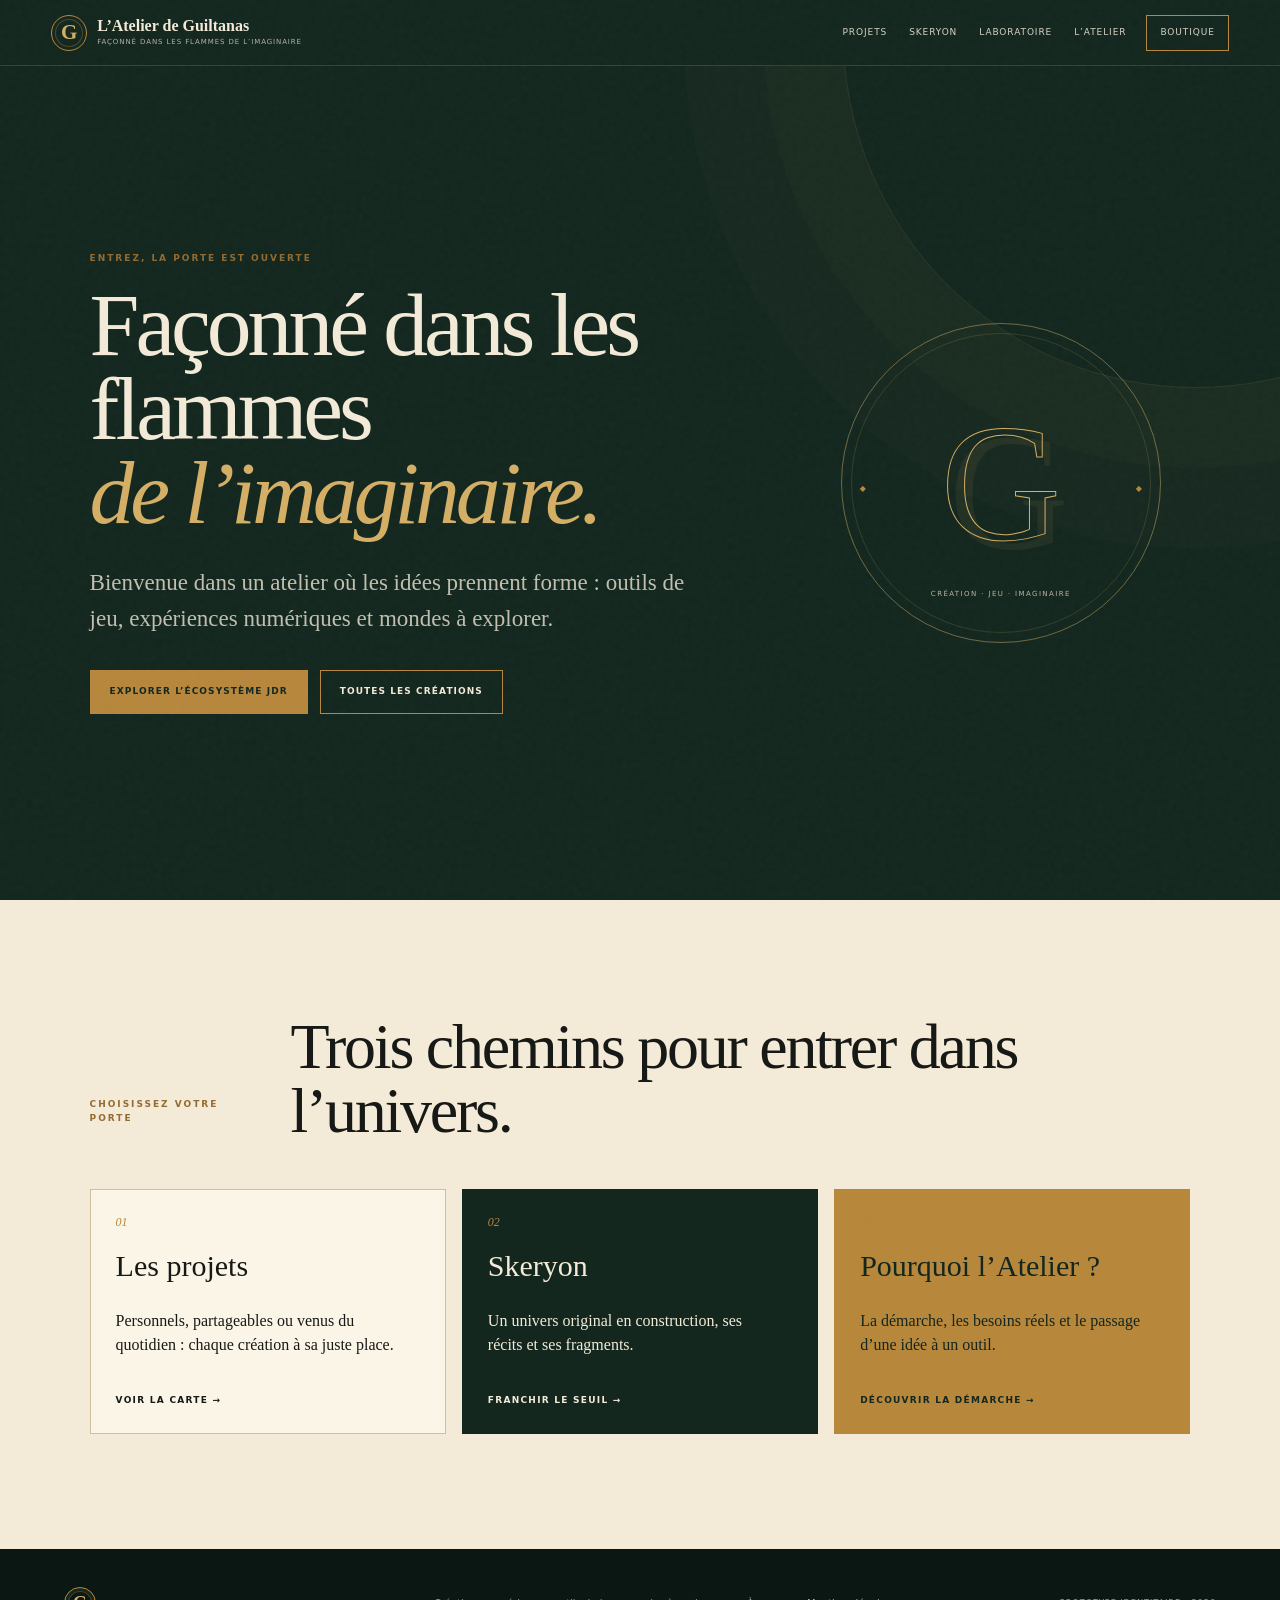
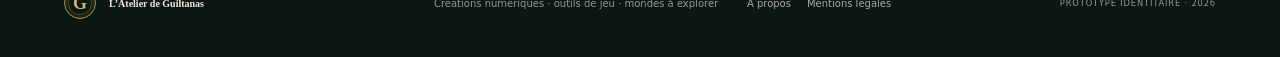
<file: index.html>
<!doctype html><html lang="fr"><head><meta charset="utf-8"><meta name="viewport" content="width=device-width,initial-scale=1"><meta name="theme-color" content="#13271f"><meta name="color-scheme" content="light dark"><meta name="description" content="L’Atelier de Guiltanas — créations numériques, outils de jeu et mondes à explorer."><title>L’Atelier de Guiltanas</title><link rel="stylesheet" href="site.css"></head>
<body class="home"><div class="grain" aria-hidden="true"></div>
<header class="site-header"><a class="brand" href="index.html"><span class="sigil">G</span><span><b>L’Atelier de Guiltanas</b><small>Façonné dans les flammes de l’imaginaire</small></span></a><button class="menu-toggle" aria-expanded="false" aria-controls="nav">Menu</button><nav id="nav"><a href="creations.html">Projets</a><a href="skeryon.html">Skeryon</a><a href="laboratoire.html">Laboratoire</a><a href="atelier.html">L’Atelier</a><a class="nav-cta" href="boutique.html">Boutique</a></nav></header>
<main><section class="welcome"><div class="welcome-copy"><p class="kicker">Entrez, la porte est ouverte</p><h1>Façonné dans les flammes<br><em>de l’imaginaire.</em></h1><p class="lead">Bienvenue dans un atelier où les idées prennent forme : outils de jeu, expériences numériques et mondes à explorer.</p><div class="actions"><a class="button primary" href="hub-campagne.html">Explorer l’écosystème JDR</a><a class="button ghost" href="creations.html">Toutes les créations</a></div></div><div class="welcome-seal" aria-hidden="true"><i></i><span>G</span><small>Création · Jeu · Imaginaire</small></div></section>
<section class="doorway" aria-labelledby="choose"><div class="section-intro"><p class="kicker">Choisissez votre porte</p><h2 id="choose">Trois chemins pour entrer dans l’univers.</h2></div><div class="door-grid"><a class="door" href="creations.html"><span>01</span><h3>Les projets</h3><p>Personnels, partageables ou venus du quotidien : chaque création à sa juste place.</p><b>Voir la carte →</b></a><a class="door dark" href="skeryon.html"><span>02</span><h3>Skeryon</h3><p>Un univers original en construction, ses récits et ses fragments.</p><b>Franchir le seuil →</b></a><a class="door brass" href="atelier.html"><span>03</span><h3>Pourquoi l’Atelier ?</h3><p>La démarche, les besoins réels et le passage d’une idée à un outil.</p><b>Découvrir la démarche →</b></a></div></section>
</main>
<footer><a class="footer-brand" href="index.html"><span class="sigil small">G</span><b>L’Atelier de Guiltanas</b></a><p>Créations numériques · outils de jeu · mondes à explorer</p><div><a href="atelier.html">À propos</a><a href="#">Mentions légales</a></div><small>Prototype identitaire · 2026</small></footer><script src="site.js"></script></body></html>
</file>
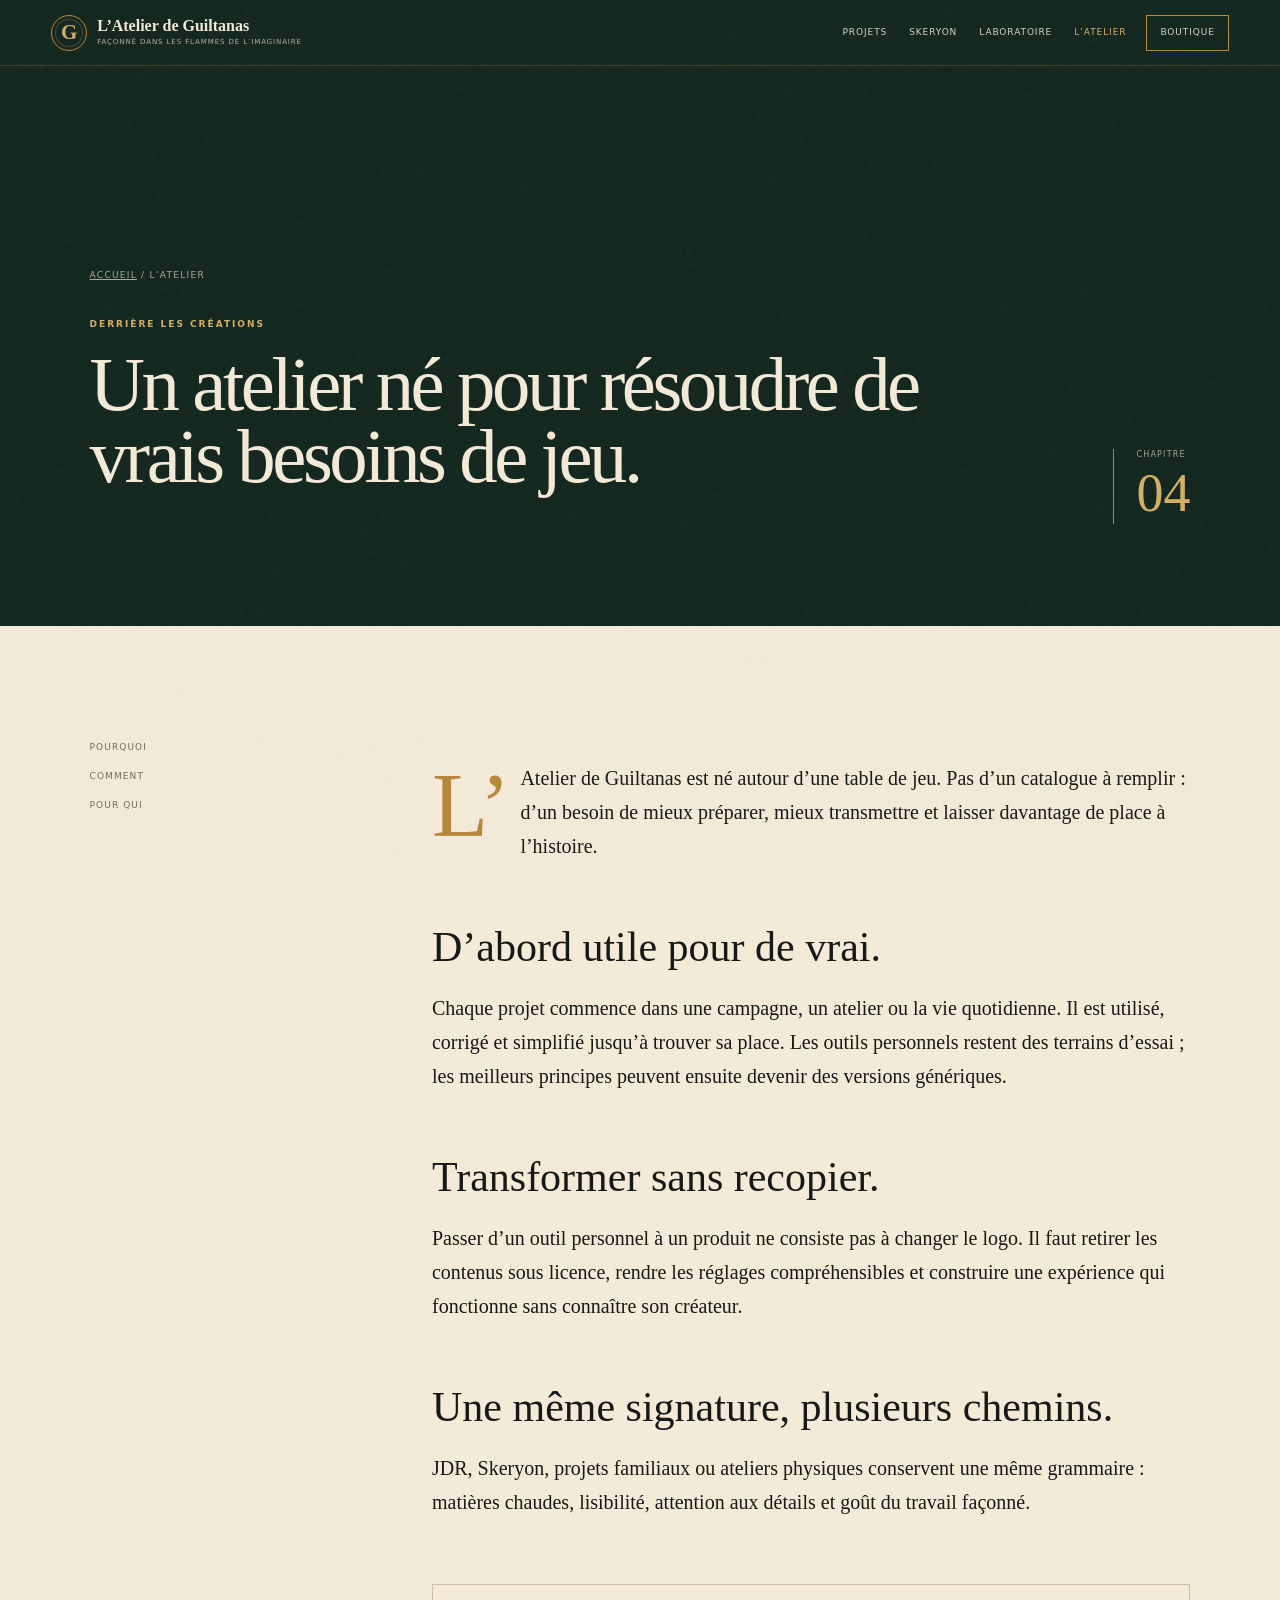
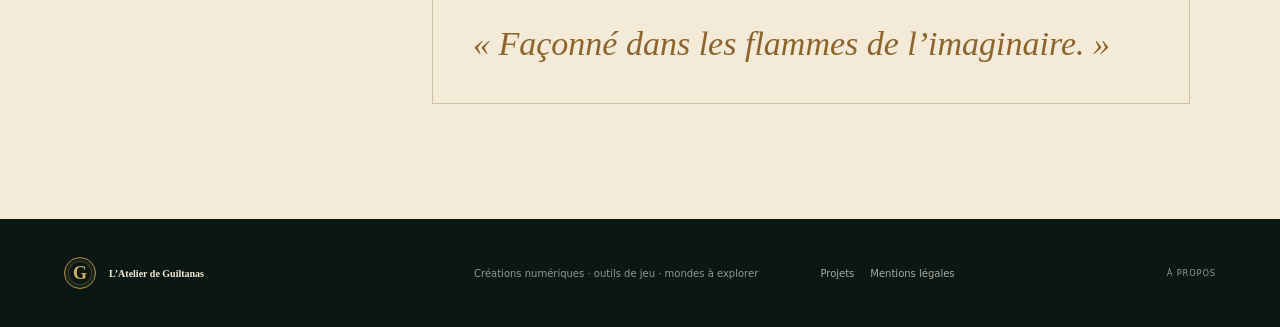
<file: atelier.html>
<!doctype html><html lang="fr"><head><meta charset="utf-8"><meta name="viewport" content="width=device-width,initial-scale=1"><meta name="color-scheme" content="light dark"><title>L’Atelier — L’Atelier de Guiltanas</title><link rel="stylesheet" href="site.css"></head><body><div class="grain"></div>
<header class="site-header"><a class="brand" href="index.html"><span class="sigil">G</span><span><b>L’Atelier de Guiltanas</b><small>Façonné dans les flammes de l’imaginaire</small></span></a><button class="menu-toggle" aria-expanded="false" aria-controls="nav">Menu</button><nav id="nav"><a href="creations.html">Projets</a><a href="skeryon.html">Skeryon</a><a href="laboratoire.html">Laboratoire</a><a class="current" href="atelier.html">L’Atelier</a><a class="nav-cta" href="boutique.html">Boutique</a></nav></header>
<main><section class="page-hero editorial"><div><p class="breadcrumb"><a href="index.html">Accueil</a> / L’Atelier</p><p class="kicker">Derrière les créations</p><h1>Un atelier né pour résoudre de vrais besoins de jeu.</h1></div><div class="chapter">Chapitre <b>04</b></div></section><section class="article-layout"><aside><span>Pourquoi</span><span>Comment</span><span>Pour qui</span></aside><article><p class="dropcap">L’Atelier de Guiltanas est né autour d’une table de jeu. Pas d’un catalogue à remplir : d’un besoin de mieux préparer, mieux transmettre et laisser davantage de place à l’histoire.</p><h2>D’abord utile pour de vrai.</h2><p>Chaque projet commence dans une campagne, un atelier ou la vie quotidienne. Il est utilisé, corrigé et simplifié jusqu’à trouver sa place. Les outils personnels restent des terrains d’essai ; les meilleurs principes peuvent ensuite devenir des versions génériques.</p><h2>Transformer sans recopier.</h2><p>Passer d’un outil personnel à un produit ne consiste pas à changer le logo. Il faut retirer les contenus sous licence, rendre les réglages compréhensibles et construire une expérience qui fonctionne sans connaître son créateur.</p><h2>Une même signature, plusieurs chemins.</h2><p>JDR, Skeryon, projets familiaux ou ateliers physiques conservent une même grammaire : matières chaudes, lisibilité, attention aux détails et goût du travail façonné.</p><div class="quote">« Façonné dans les flammes de l’imaginaire. »</div></article></section></main>
<footer><a class="footer-brand" href="index.html"><span class="sigil small">G</span><b>L’Atelier de Guiltanas</b></a><p>Créations numériques · outils de jeu · mondes à explorer</p><div><a href="creations.html">Projets</a><a href="#">Mentions légales</a></div><small>À propos</small></footer><script src="site.js"></script></body></html>
</file>
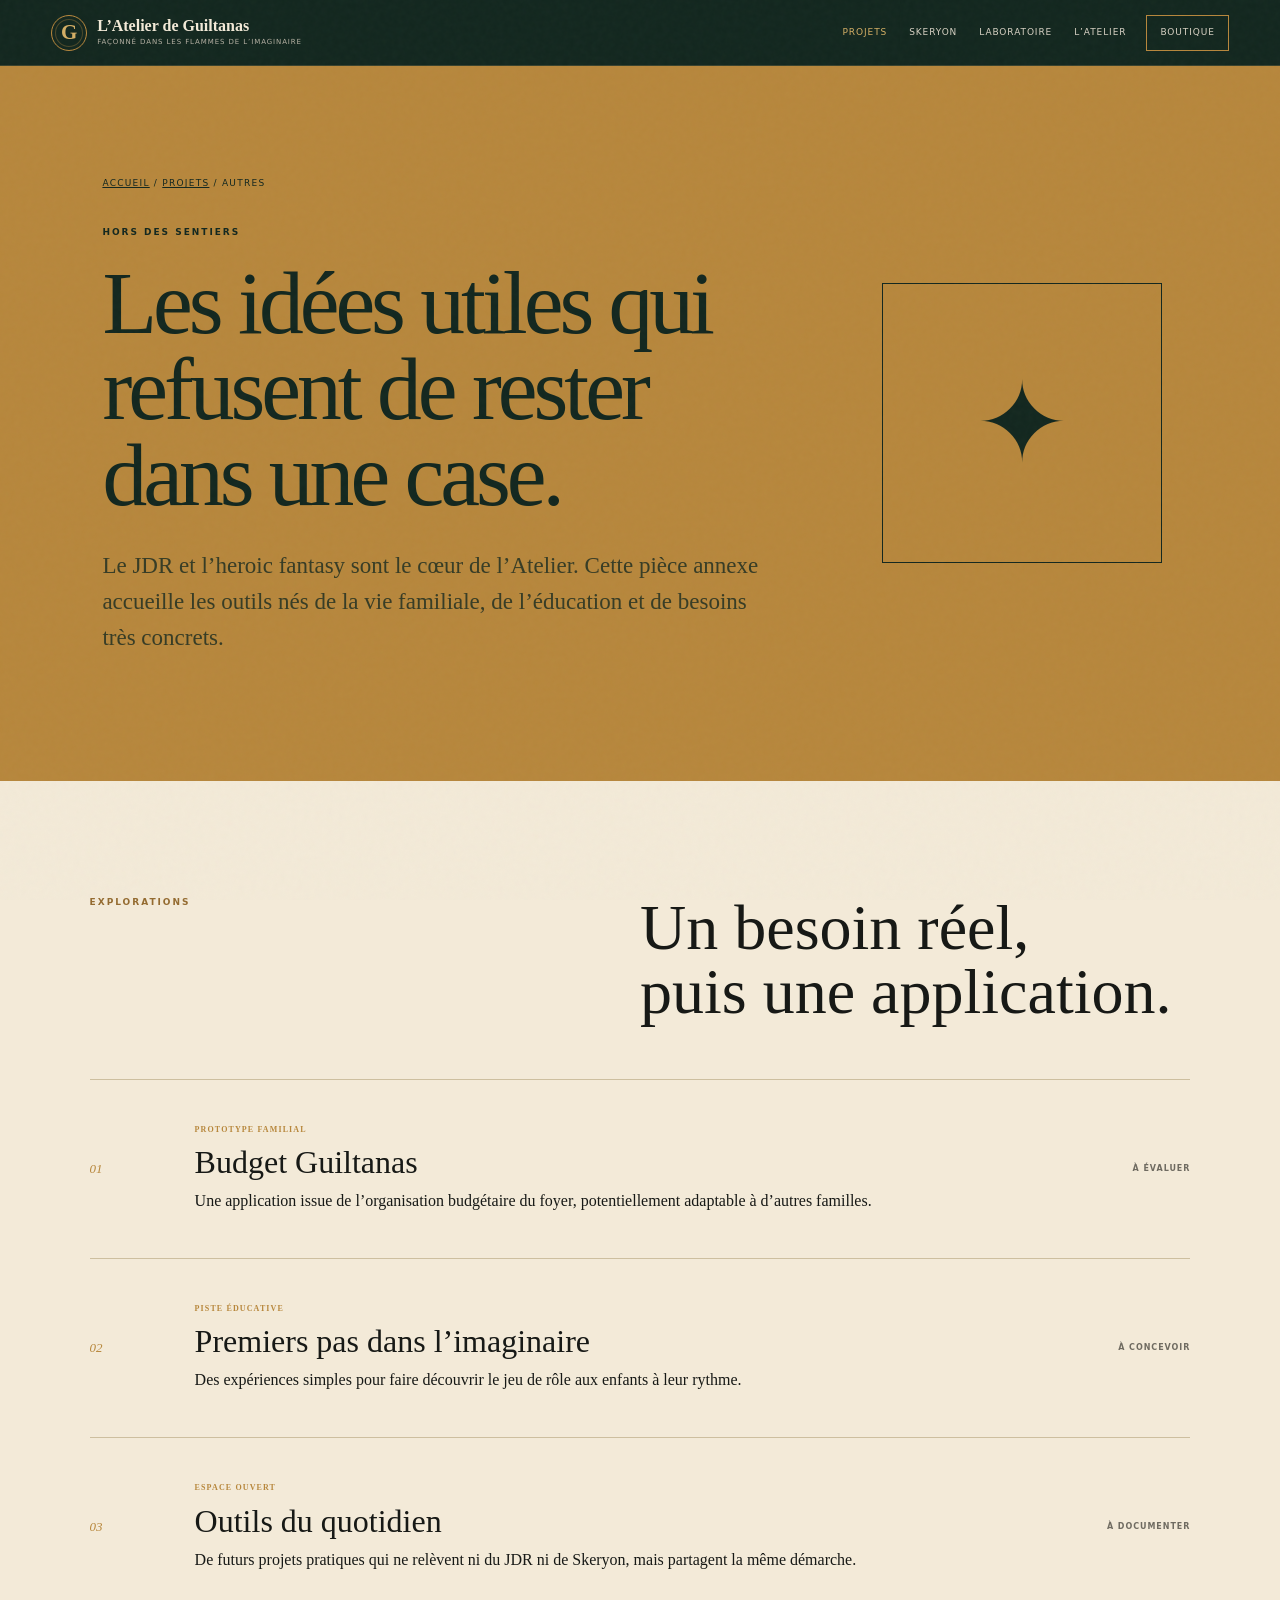
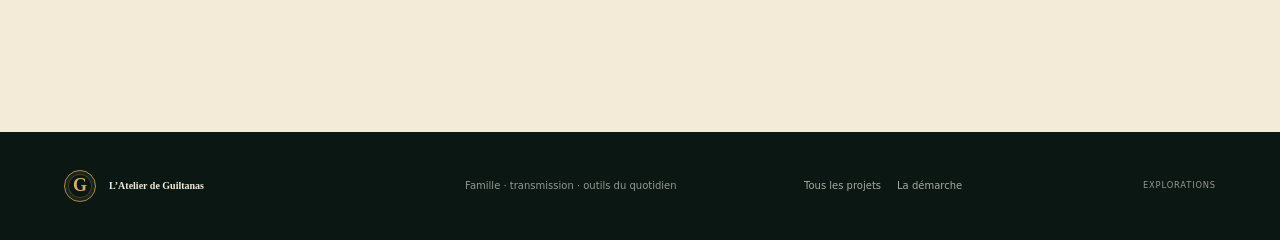
<file: autres-projets.html>
<!doctype html><html lang="fr"><head><meta charset="utf-8"><meta name="viewport" content="width=device-width,initial-scale=1"><meta name="color-scheme" content="light dark"><title>Autres projets — L’Atelier de Guiltanas</title><link rel="stylesheet" href="site.css"></head><body><div class="grain" aria-hidden="true"></div>
<header class="site-header"><a class="brand" href="index.html"><span class="sigil">G</span><span><b>L’Atelier de Guiltanas</b><small>Façonné dans les flammes de l’imaginaire</small></span></a><button class="menu-toggle" aria-expanded="false" aria-controls="nav">Menu</button><nav id="nav"><a class="current" href="creations.html">Projets</a><a href="skeryon.html">Skeryon</a><a href="laboratoire.html">Laboratoire</a><a href="atelier.html">L’Atelier</a><a class="nav-cta" href="boutique.html">Boutique</a></nav></header>
<main><section class="collection-hero side-collection"><div><p class="breadcrumb"><a href="index.html">Accueil</a> / <a href="creations.html">Projets</a> / Autres</p><p class="kicker">Hors des sentiers</p><h1>Les idées utiles qui refusent de rester dans une case.</h1><p class="lead">Le JDR et l’heroic fantasy sont le cœur de l’Atelier. Cette pièce annexe accueille les outils nés de la vie familiale, de l’éducation et de besoins très concrets.</p></div><div class="collection-mark">✦</div></section>
<section class="project-list"><div class="list-intro"><p class="kicker">Explorations</p><h2>Un besoin réel,<br>puis une application.</h2></div>
<article class="project-entry"><span>01</span><div><p class="access-label">Prototype familial</p><h3>Budget Guiltanas</h3><p>Une application issue de l’organisation budgétaire du foyer, potentiellement adaptable à d’autres familles.</p></div><b>À évaluer</b></article>
<article class="project-entry"><span>02</span><div><p class="access-label">Piste éducative</p><h3>Premiers pas dans l’imaginaire</h3><p>Des expériences simples pour faire découvrir le jeu de rôle aux enfants à leur rythme.</p></div><b>À concevoir</b></article>
<article class="project-entry"><span>03</span><div><p class="access-label">Espace ouvert</p><h3>Outils du quotidien</h3><p>De futurs projets pratiques qui ne relèvent ni du JDR ni de Skeryon, mais partagent la même démarche.</p></div><b>À documenter</b></article>
</section></main>
<footer><a class="footer-brand" href="index.html"><span class="sigil small">G</span><b>L’Atelier de Guiltanas</b></a><p>Famille · transmission · outils du quotidien</p><div><a href="creations.html">Tous les projets</a><a href="atelier.html">La démarche</a></div><small>Explorations</small></footer><script src="site.js"></script></body></html>
</file>
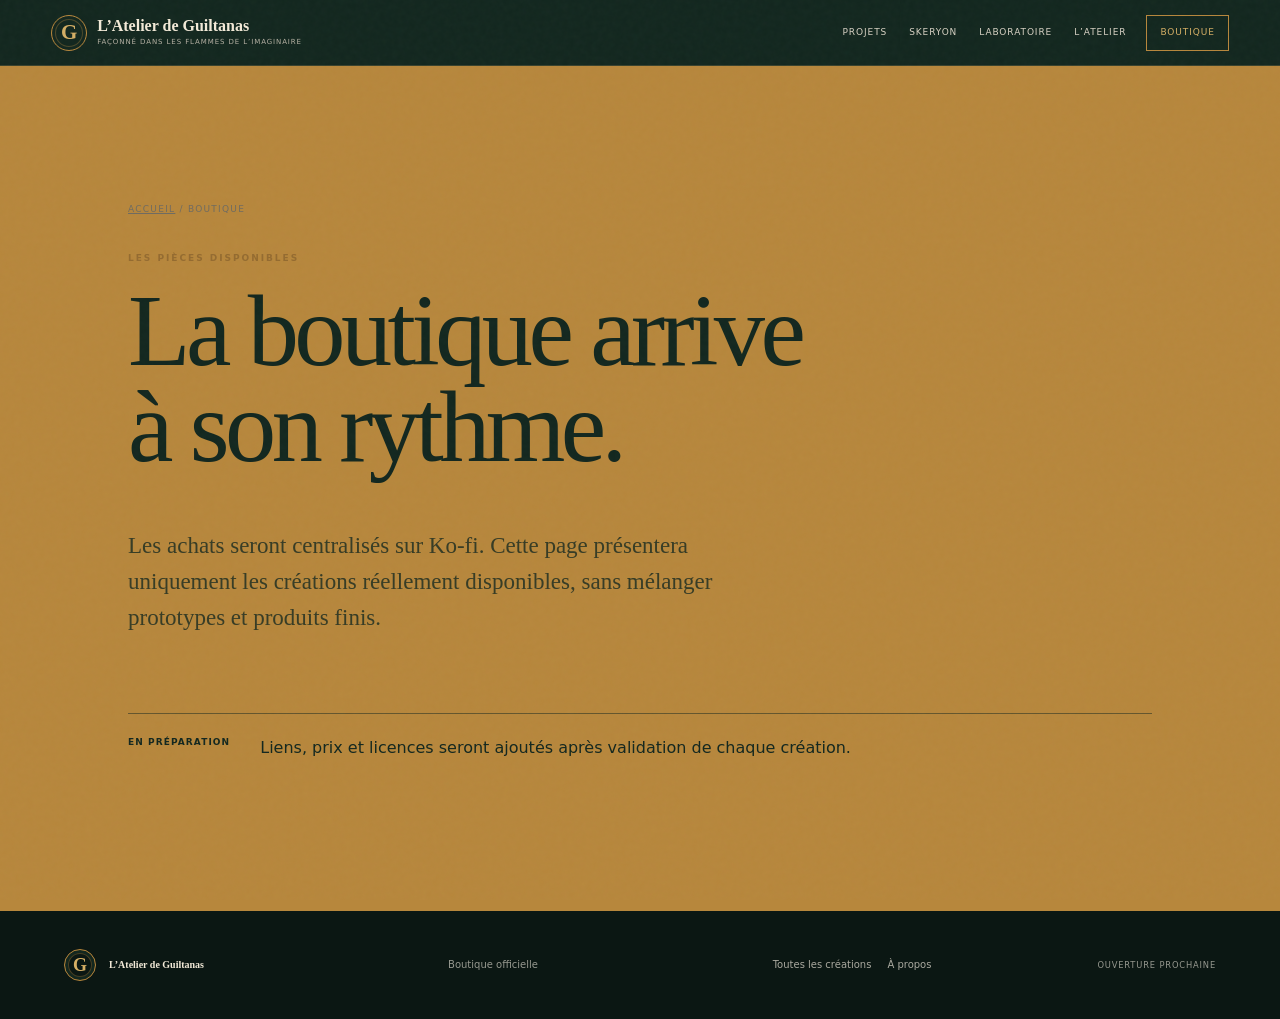
<file: boutique.html>
<!doctype html><html lang="fr"><head><meta charset="utf-8"><meta name="viewport" content="width=device-width,initial-scale=1"><meta name="color-scheme" content="light dark"><title>Boutique — L’Atelier de Guiltanas</title><link rel="stylesheet" href="site.css"></head><body><div class="grain"></div>
<header class="site-header"><a class="brand" href="index.html"><span class="sigil">G</span><span><b>L’Atelier de Guiltanas</b><small>Façonné dans les flammes de l’imaginaire</small></span></a><button class="menu-toggle" aria-expanded="false" aria-controls="nav">Menu</button><nav id="nav"><a href="creations.html">Projets</a><a href="skeryon.html">Skeryon</a><a href="laboratoire.html">Laboratoire</a><a href="atelier.html">L’Atelier</a><a class="nav-cta current" href="boutique.html">Boutique</a></nav></header>
<main><section class="shop-hero"><p class="breadcrumb"><a href="index.html">Accueil</a> / Boutique</p><p class="kicker">Les pièces disponibles</p><h1>La boutique arrive<br>à son rythme.</h1><p class="lead">Les achats seront centralisés sur Ko-fi. Cette page présentera uniquement les créations réellement disponibles, sans mélanger prototypes et produits finis.</p><div class="shop-note"><b>En préparation</b><span>Liens, prix et licences seront ajoutés après validation de chaque création.</span></div></section></main>
<footer><a class="footer-brand" href="index.html"><span class="sigil small">G</span><b>L’Atelier de Guiltanas</b></a><p>Boutique officielle</p><div><a href="creations.html">Toutes les créations</a><a href="atelier.html">À propos</a></div><small>Ouverture prochaine</small></footer><script src="site.js"></script></body></html>
</file>
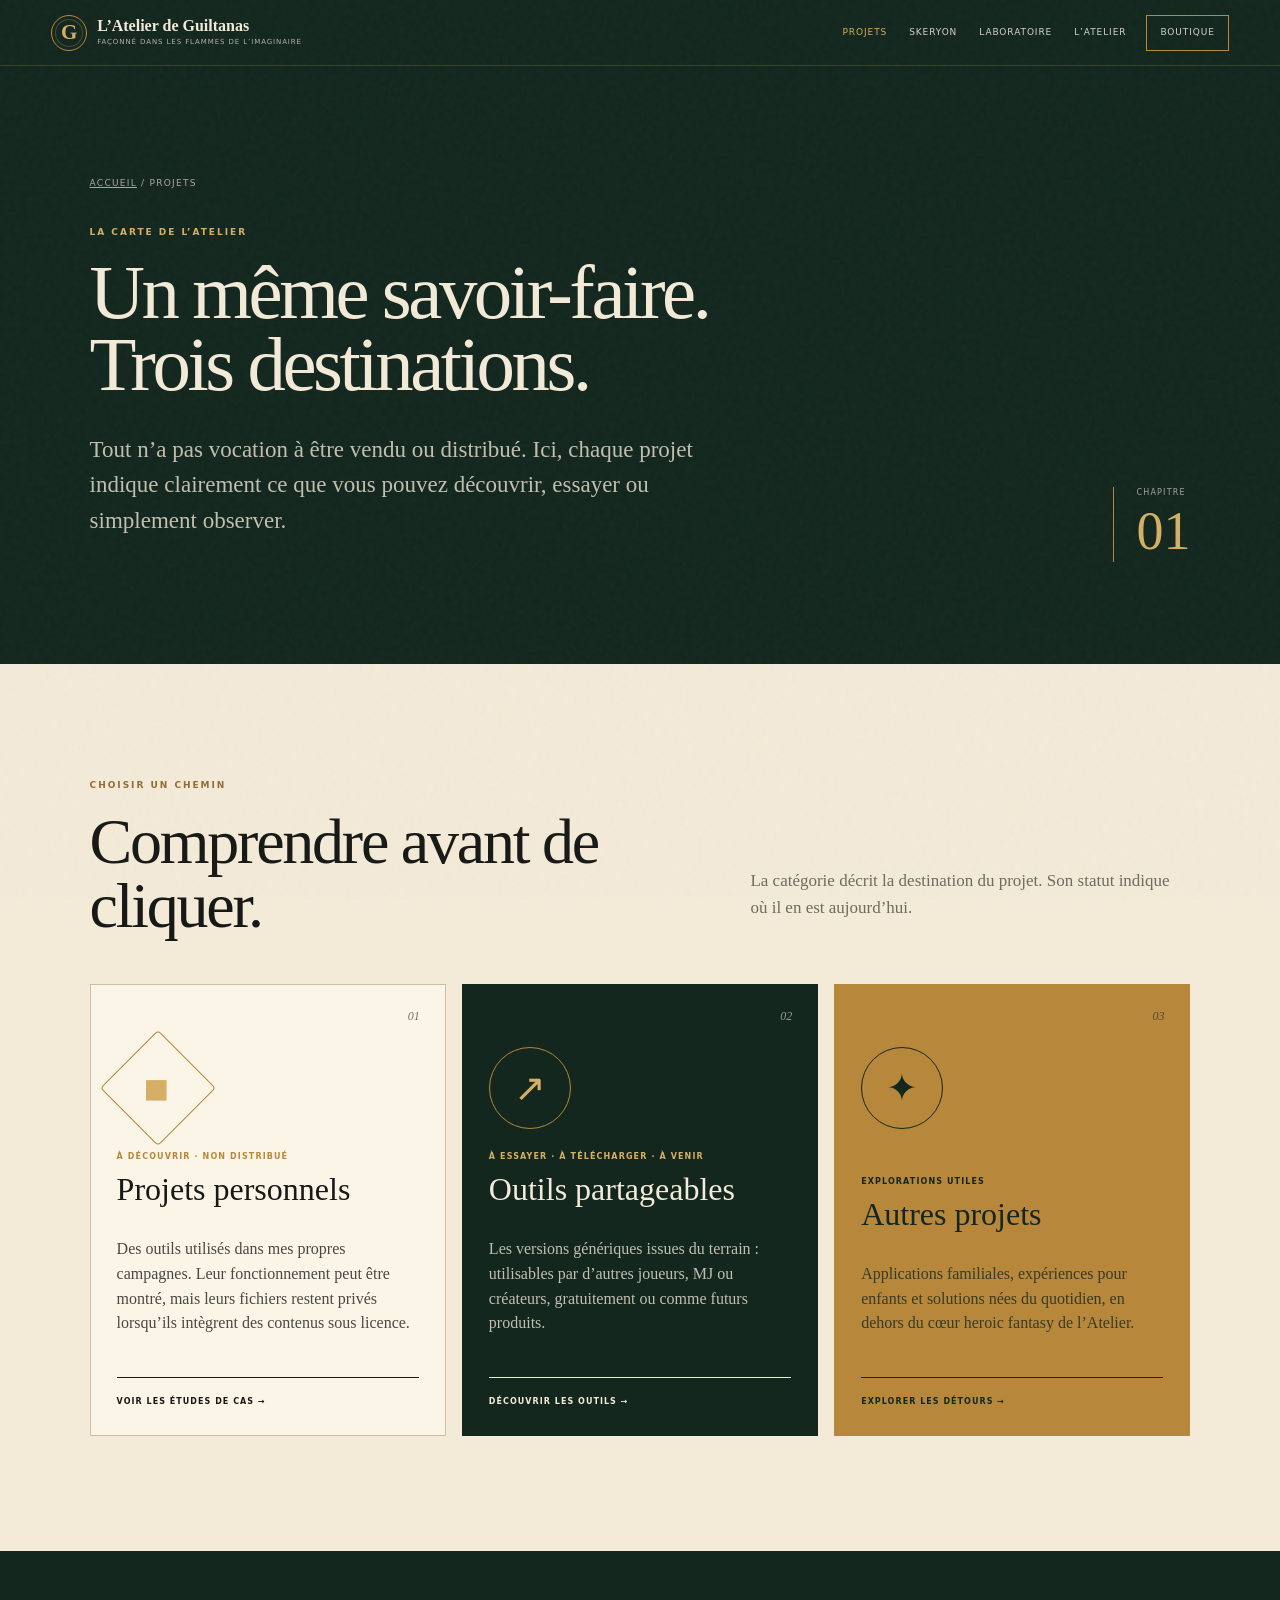
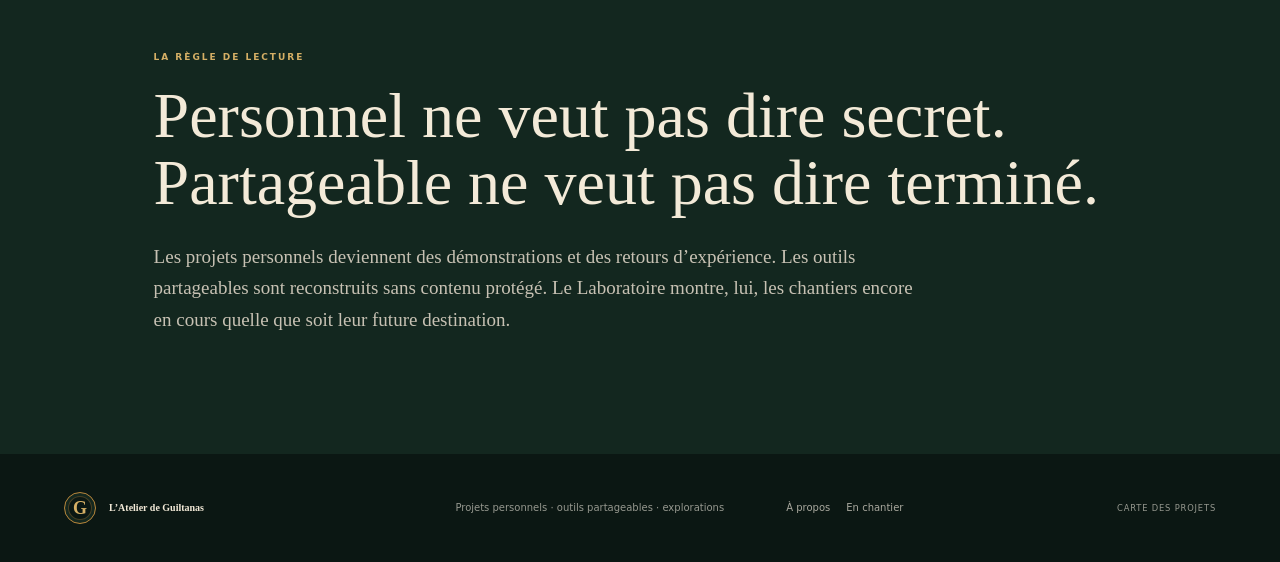
<file: creations.html>
<!doctype html><html lang="fr"><head><meta charset="utf-8"><meta name="viewport" content="width=device-width,initial-scale=1"><meta name="color-scheme" content="light dark"><meta name="description" content="Les projets personnels, les outils partageables et les expérimentations de L’Atelier de Guiltanas."><title>Projets & créations — L’Atelier de Guiltanas</title><link rel="stylesheet" href="site.css"><style media="(max-width:900px)">.page-hero.compact{min-height:0!important;height:auto!important;display:block!important;padding-top:28px!important;padding-bottom:28px!important}</style></head><body><div class="grain" aria-hidden="true"></div>
<header class="site-header"><a class="brand" href="index.html"><span class="sigil">G</span><span><b>L’Atelier de Guiltanas</b><small>Façonné dans les flammes de l’imaginaire</small></span></a><button class="menu-toggle" aria-expanded="false" aria-controls="nav">Menu</button><nav id="nav"><a class="current" href="creations.html">Projets</a><a href="skeryon.html">Skeryon</a><a href="laboratoire.html">Laboratoire</a><a href="atelier.html">L’Atelier</a><a class="nav-cta" href="boutique.html">Boutique</a></nav></header>
<main><section class="page-hero compact"><div><p class="breadcrumb"><a href="index.html">Accueil</a> / Projets</p><p class="kicker">La carte de l’Atelier</p><h1>Un même savoir-faire.<br>Trois destinations.</h1><p class="lead">Tout n’a pas vocation à être vendu ou distribué. Ici, chaque projet indique clairement ce que vous pouvez découvrir, essayer ou simplement observer.</p></div><div class="chapter">Chapitre <b>01</b></div></section>
<section class="project-paths" aria-labelledby="paths-title"><div class="section-intro"><div><p class="kicker">Choisir un chemin</p><h2 id="paths-title">Comprendre avant de cliquer.</h2></div><p class="section-note">La catégorie décrit la destination du projet. Son statut indique où il en est aujourd’hui.</p></div><div class="path-grid">
<a class="path-card private-path" href="projets-personnels.html"><span class="path-index">01</span><div class="path-icon">◆</div><p class="access-label">À découvrir · non distribué</p><h3>Projets personnels</h3><p>Des outils utilisés dans mes propres campagnes. Leur fonctionnement peut être montré, mais leurs fichiers restent privés lorsqu’ils intègrent des contenus sous licence.</p><b>Voir les études de cas →</b></a>
<a class="path-card product-path" href="produits.html"><span class="path-index">02</span><div class="path-icon">↗</div><p class="access-label">À essayer · à télécharger · à venir</p><h3>Outils partageables</h3><p>Les versions génériques issues du terrain : utilisables par d’autres joueurs, MJ ou créateurs, gratuitement ou comme futurs produits.</p><b>Découvrir les outils →</b></a>
<a class="path-card side-path" href="autres-projets.html"><span class="path-index">03</span><div class="path-icon">✦</div><p class="access-label">Explorations utiles</p><h3>Autres projets</h3><p>Applications familiales, expériences pour enfants et solutions nées du quotidien, en dehors du cœur heroic fantasy de l’Atelier.</p><b>Explorer les détours →</b></a>
</div></section>
<section class="classification-note"><p class="kicker">La règle de lecture</p><h2>Personnel ne veut pas dire secret.<br>Partageable ne veut pas dire terminé.</h2><p>Les projets personnels deviennent des démonstrations et des retours d’expérience. Les outils partageables sont reconstruits sans contenu protégé. Le Laboratoire montre, lui, les chantiers encore en cours quelle que soit leur future destination.</p></section></main>
<footer><a class="footer-brand" href="index.html"><span class="sigil small">G</span><b>L’Atelier de Guiltanas</b></a><p>Projets personnels · outils partageables · explorations</p><div><a href="atelier.html">À propos</a><a href="laboratoire.html">En chantier</a></div><small>Carte des projets</small></footer><script src="site.js"></script></body></html>
</file>
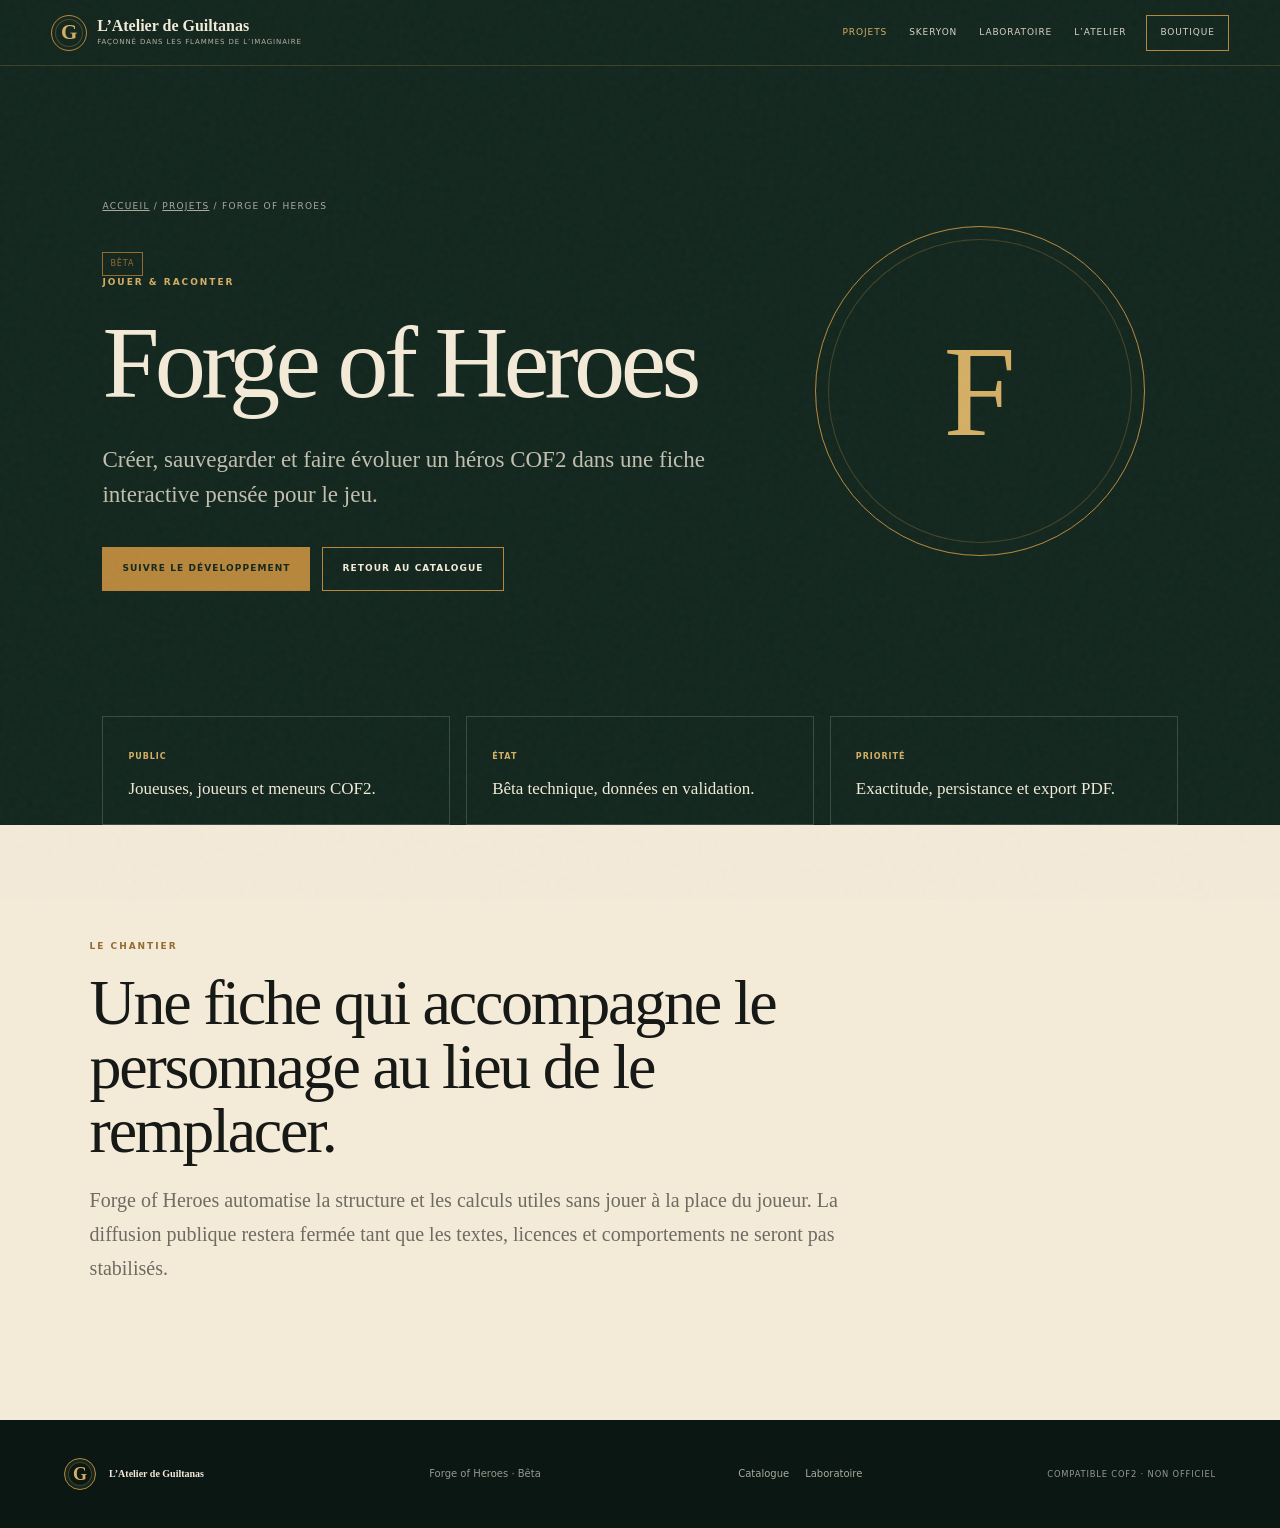
<file: forge-of-heroes.html>
<!doctype html><html lang="fr"><head><meta charset="utf-8"><meta name="viewport" content="width=device-width,initial-scale=1"><meta name="color-scheme" content="light dark"><title>Forge of Heroes — L’Atelier de Guiltanas</title><link rel="stylesheet" href="site.css"></head><body><div class="grain"></div><header class="site-header"><a class="brand" href="index.html"><span class="sigil">G</span><span><b>L’Atelier de Guiltanas</b><small>Façonné dans les flammes de l’imaginaire</small></span></a><button class="menu-toggle" aria-expanded="false" aria-controls="nav">Menu</button><nav id="nav"><a class="current" href="creations.html">Projets</a><a href="skeryon.html">Skeryon</a><a href="laboratoire.html">Laboratoire</a><a href="atelier.html">L’Atelier</a><a class="nav-cta" href="boutique.html">Boutique</a></nav></header>
<main><section class="project-hero forge"><div><p class="breadcrumb"><a href="index.html">Accueil</a> / <a href="creations.html">Projets</a> / Forge of Heroes</p><span class="status beta">Bêta</span><p class="kicker">Jouer & raconter</p><h1>Forge of Heroes</h1><p class="lead">Créer, sauvegarder et faire évoluer un héros COF2 dans une fiche interactive pensée pour le jeu.</p><div class="actions"><a class="button primary" href="#">Suivre le développement</a><a class="button ghost" href="creations.html">Retour au catalogue</a></div></div><div class="project-emblem">F</div></section><section class="fact-grid"><article><b>Public</b><p>Joueuses, joueurs et meneurs COF2.</p></article><article><b>État</b><p>Bêta technique, données en validation.</p></article><article><b>Priorité</b><p>Exactitude, persistance et export PDF.</p></article></section><section class="project-copy"><p class="kicker">Le chantier</p><h2>Une fiche qui accompagne le personnage au lieu de le remplacer.</h2><p>Forge of Heroes automatise la structure et les calculs utiles sans jouer à la place du joueur. La diffusion publique restera fermée tant que les textes, licences et comportements ne seront pas stabilisés.</p></section></main><footer><a class="footer-brand" href="index.html"><span class="sigil small">G</span><b>L’Atelier de Guiltanas</b></a><p>Forge of Heroes · Bêta</p><div><a href="creations.html">Catalogue</a><a href="laboratoire.html">Laboratoire</a></div><small>Compatible COF2 · non officiel</small></footer><script src="site.js"></script></body></html>
</file>
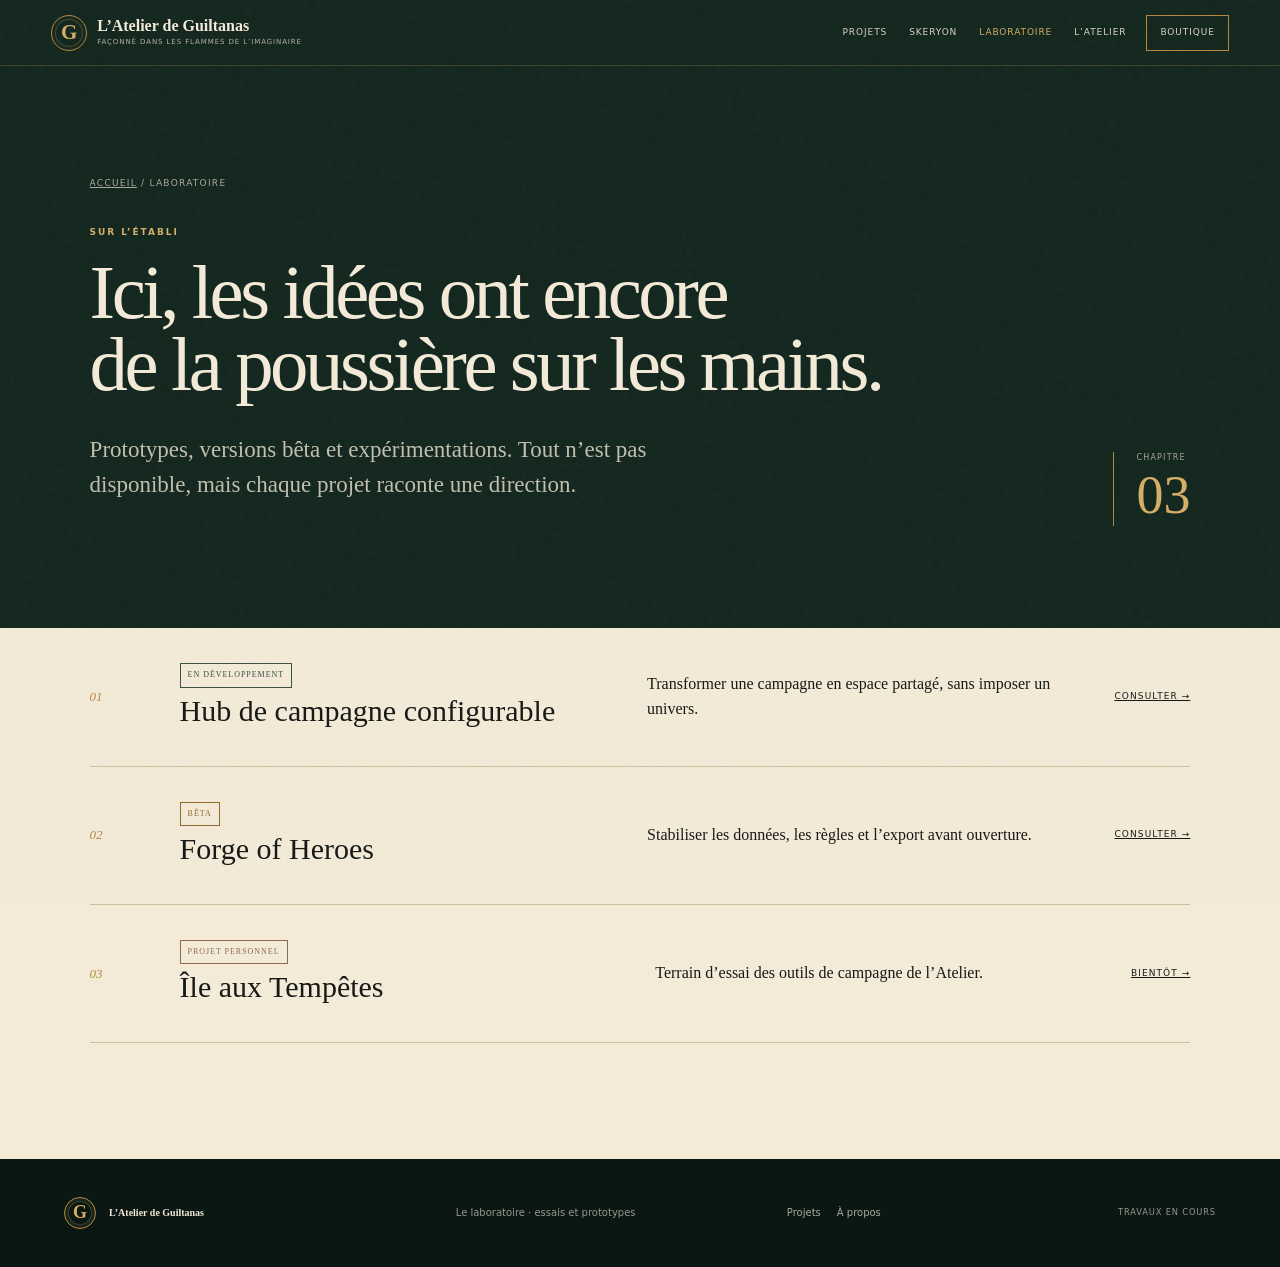
<file: laboratoire.html>
<!doctype html><html lang="fr"><head><meta charset="utf-8"><meta name="viewport" content="width=device-width,initial-scale=1"><meta name="color-scheme" content="light dark"><title>Laboratoire — L’Atelier de Guiltanas</title><link rel="stylesheet" href="site.css"></head><body><div class="grain"></div>
<header class="site-header"><a class="brand" href="index.html"><span class="sigil">G</span><span><b>L’Atelier de Guiltanas</b><small>Façonné dans les flammes de l’imaginaire</small></span></a><button class="menu-toggle" aria-expanded="false" aria-controls="nav">Menu</button><nav id="nav"><a href="creations.html">Projets</a><a href="skeryon.html">Skeryon</a><a class="current" href="laboratoire.html">Laboratoire</a><a href="atelier.html">L’Atelier</a><a class="nav-cta" href="boutique.html">Boutique</a></nav></header>
<main><section class="page-hero"><div><p class="breadcrumb"><a href="index.html">Accueil</a> / Laboratoire</p><p class="kicker">Sur l’établi</p><h1>Ici, les idées ont encore<br>de la poussière sur les mains.</h1><p class="lead">Prototypes, versions bêta et expérimentations. Tout n’est pas disponible, mais chaque projet raconte une direction.</p></div><div class="chapter">Chapitre <b>03</b></div></section><section class="ledger"><div class="ledger-row"><span>01</span><div><p class="status progress">En développement</p><h2>Hub de campagne configurable</h2></div><p>Transformer une campagne en espace partagé, sans imposer un univers.</p><a href="hub-campagne.html">Consulter →</a></div><div class="ledger-row"><span>02</span><div><p class="status beta">Bêta</p><h2>Forge of Heroes</h2></div><p>Stabiliser les données, les règles et l’export avant ouverture.</p><a href="forge-of-heroes.html">Consulter →</a></div><div class="ledger-row"><span>03</span><div><p class="status personal">Projet personnel</p><h2>Île aux Tempêtes</h2></div><p>Terrain d’essai des outils de campagne de l’Atelier.</p><a href="#">Bientôt →</a></div></section></main>
<footer><a class="footer-brand" href="index.html"><span class="sigil small">G</span><b>L’Atelier de Guiltanas</b></a><p>Le laboratoire · essais et prototypes</p><div><a href="creations.html">Projets</a><a href="atelier.html">À propos</a></div><small>Travaux en cours</small></footer><script src="site.js"></script></body></html>
</file>
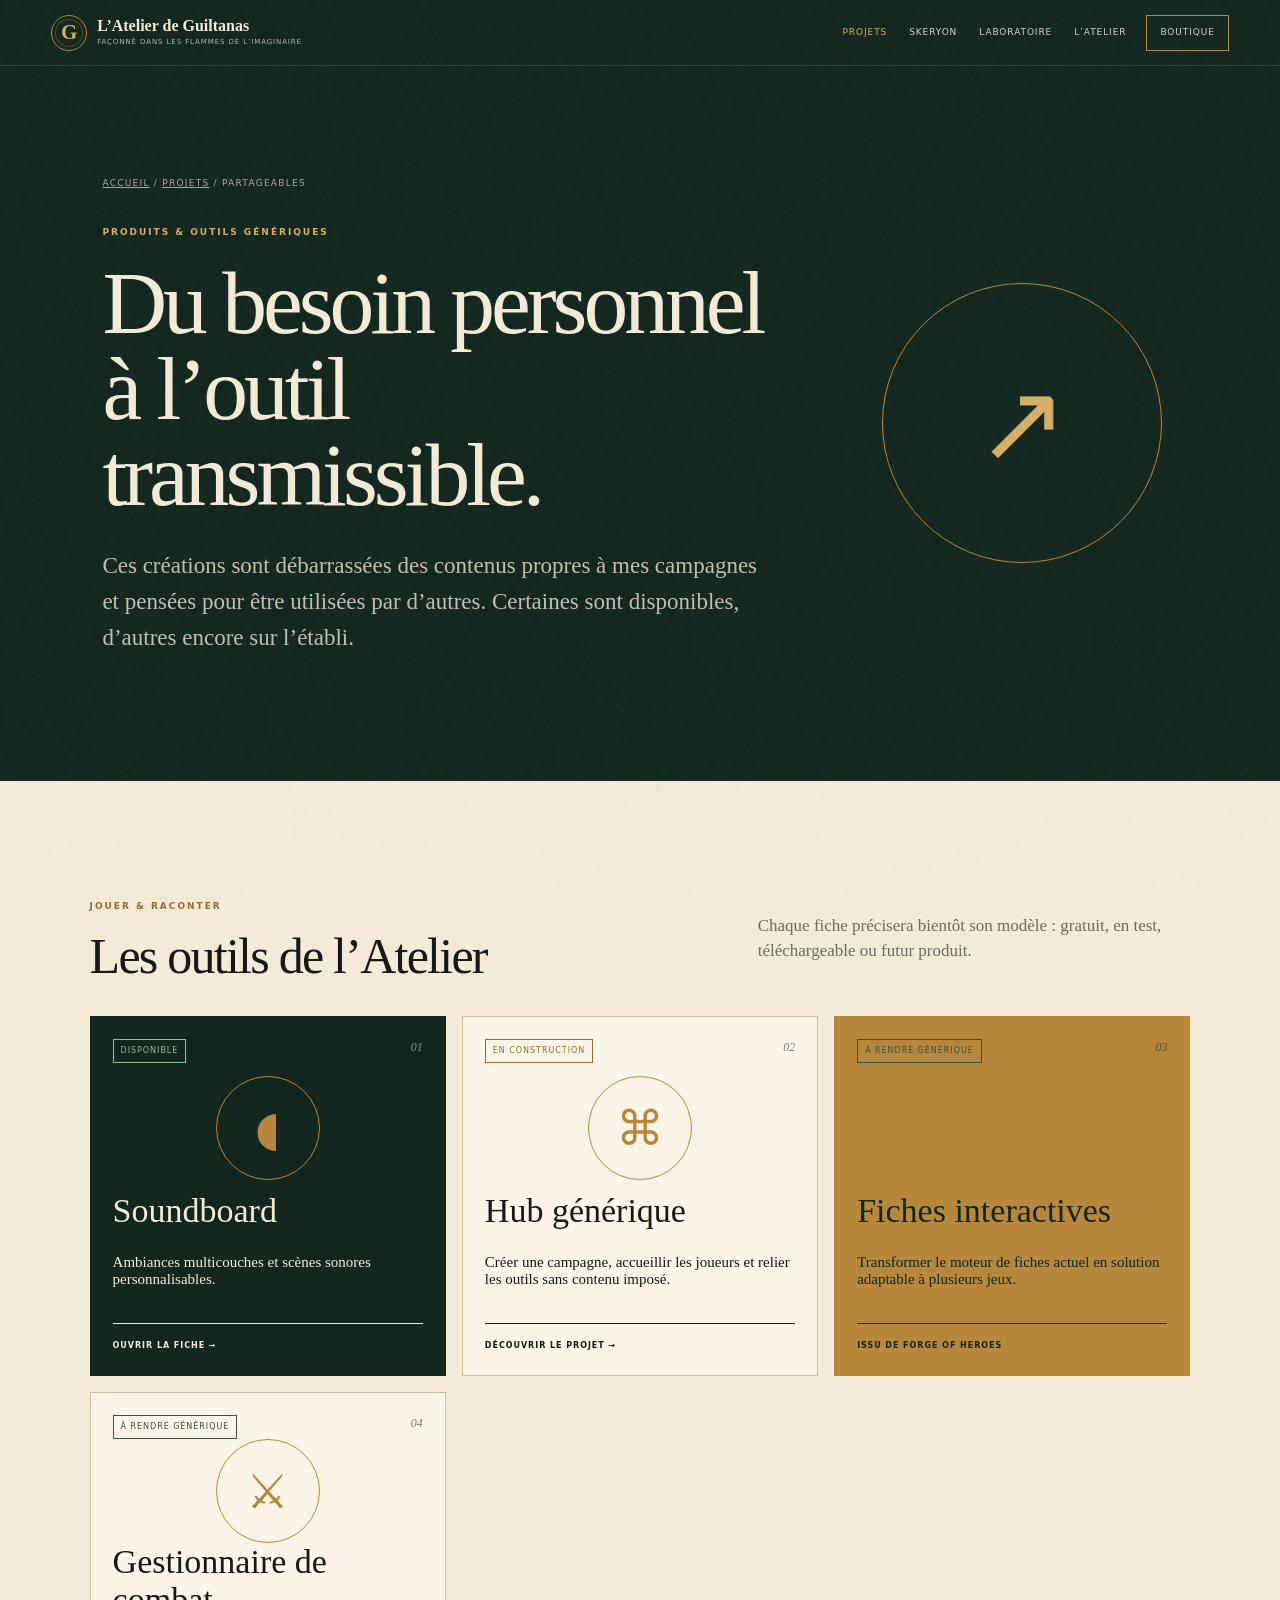
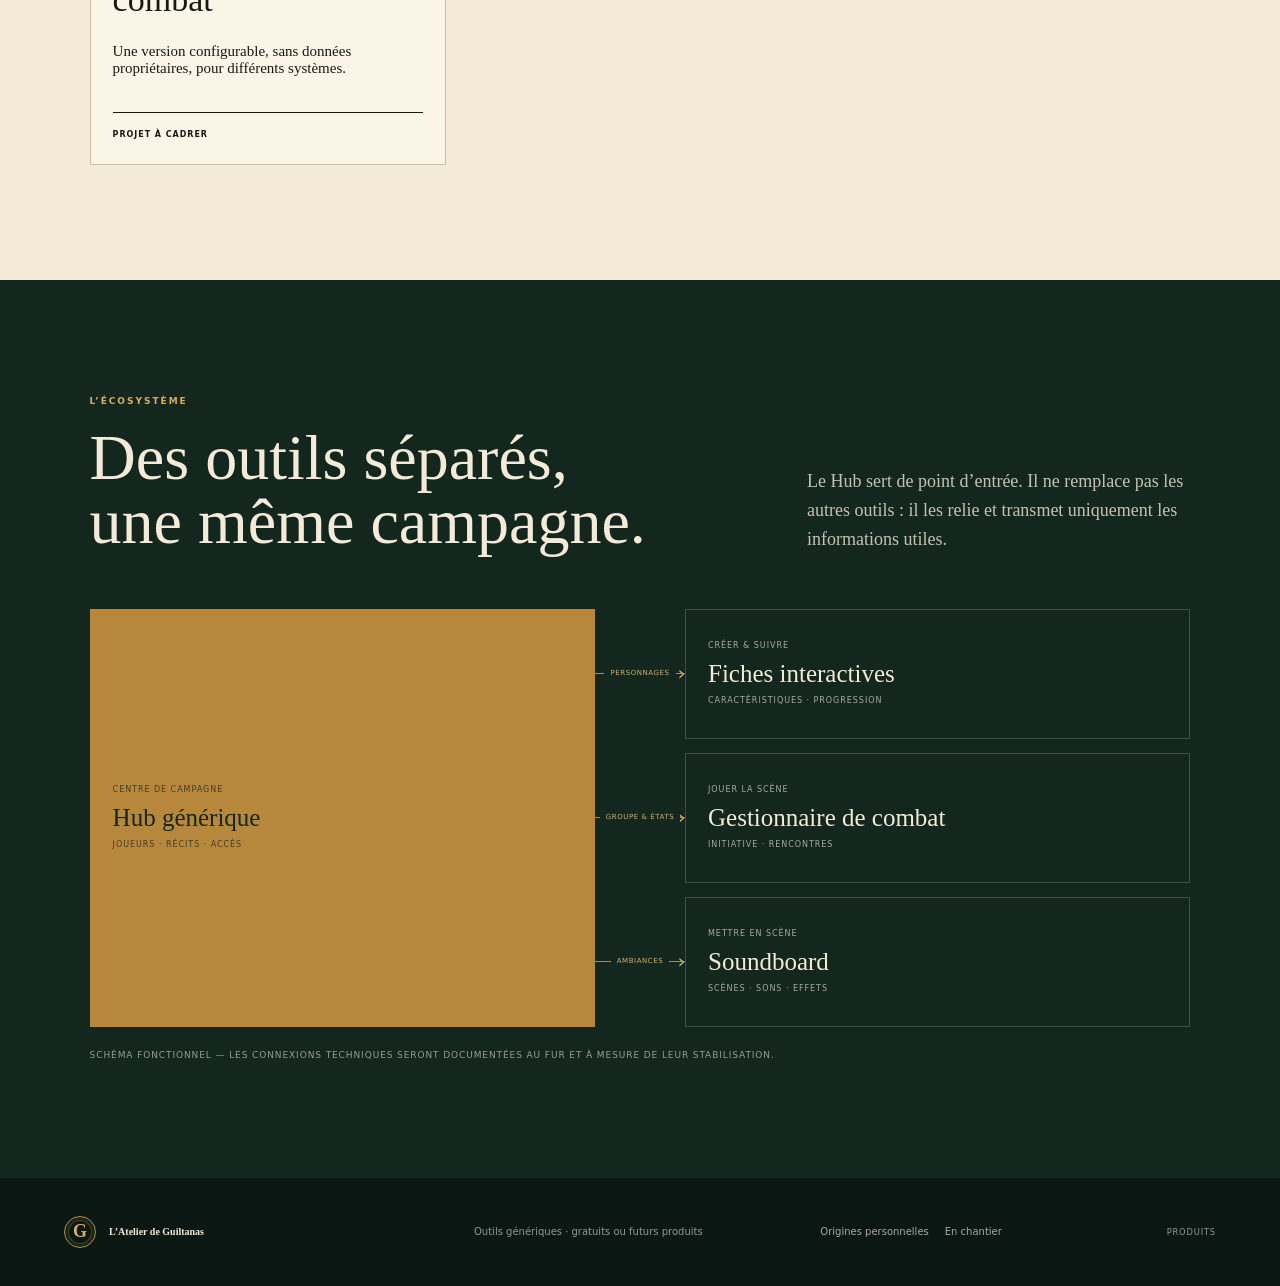
<file: produits.html>
<!doctype html><html lang="fr"><head><meta charset="utf-8"><meta name="viewport" content="width=device-width,initial-scale=1"><meta name="color-scheme" content="light dark"><title>Outils partageables — L’Atelier de Guiltanas</title><link rel="stylesheet" href="site.css"></head><body><div class="grain" aria-hidden="true"></div>
<header class="site-header"><a class="brand" href="index.html"><span class="sigil">G</span><span><b>L’Atelier de Guiltanas</b><small>Façonné dans les flammes de l’imaginaire</small></span></a><button class="menu-toggle" aria-expanded="false" aria-controls="nav">Menu</button><nav id="nav"><a class="current" href="creations.html">Projets</a><a href="skeryon.html">Skeryon</a><a href="laboratoire.html">Laboratoire</a><a href="atelier.html">L’Atelier</a><a class="nav-cta" href="boutique.html">Boutique</a></nav></header>
<main><section class="collection-hero product-collection"><div><p class="breadcrumb"><a href="index.html">Accueil</a> / <a href="creations.html">Projets</a> / Partageables</p><p class="kicker">Produits & outils génériques</p><h1>Du besoin personnel à l’outil transmissible.</h1><p class="lead">Ces créations sont débarrassées des contenus propres à mes campagnes et pensées pour être utilisées par d’autres. Certaines sont disponibles, d’autres encore sur l’établi.</p></div><div class="collection-mark">↗</div></section>
<section class="catalog"><div class="catalog-head"><div><p class="kicker">Jouer & raconter</p><h2>Les outils de l’Atelier</h2></div><p>Chaque fiche précisera bientôt son modèle : gratuit, en test, téléchargeable ou futur produit.</p></div><div class="catalog-grid">
<a class="project-tile featured" href="soundboard.html"><span class="status available">Disponible</span><i>01</i><div class="tile-mark">◖</div><h3>Soundboard</h3><p>Ambiances multicouches et scènes sonores personnalisables.</p><b>Ouvrir la fiche →</b></a>
<a class="project-tile" href="hub-campagne.html"><span class="status beta">En construction</span><i>02</i><div class="tile-mark">⌘</div><h3>Hub générique</h3><p>Créer une campagne, accueillir les joueurs et relier les outils sans contenu imposé.</p><b>Découvrir le projet →</b></a>
<article class="project-tile warm"><span class="status progress">À rendre générique</span><i>03</i><div class="tile-mark">F</div><h3>Fiches interactives</h3><p>Transformer le moteur de fiches actuel en solution adaptable à plusieurs jeux.</p><b>Issu de Forge of Heroes</b></article>
<article class="project-tile"><span class="status progress">À rendre générique</span><i>04</i><div class="tile-mark">⚔</div><h3>Gestionnaire de combat</h3><p>Une version configurable, sans données propriétaires, pour différents systèmes.</p><b>Projet à cadrer</b></article>
</div></section>
<section class="ecosystem" aria-labelledby="ecosystem-title"><div class="ecosystem-intro"><div><p class="kicker">L’écosystème</p><h2 id="ecosystem-title">Des outils séparés,<br>une même campagne.</h2></div><p>Le Hub sert de point d’entrée. Il ne remplace pas les autres outils : il les relie et transmet uniquement les informations utiles.</p></div><div class="tool-map" role="img" aria-label="Le Hub générique relie les fiches interactives, le gestionnaire de combat et le Soundboard. Les fiches transmettent les personnages au Hub et au combat. Le combat peut déclencher les ambiances du Soundboard."><article class="map-node hub-node"><span>Centre de campagne</span><b>Hub générique</b><small>joueurs · récits · accès</small></article><div class="map-link link-one"><span>personnages</span></div><article class="map-node sheet-node"><span>Créer & suivre</span><b>Fiches interactives</b><small>caractéristiques · progression</small></article><div class="map-link link-two"><span>groupe & états</span></div><article class="map-node combat-node"><span>Jouer la scène</span><b>Gestionnaire de combat</b><small>initiative · rencontres</small></article><div class="map-link link-three"><span>ambiances</span></div><article class="map-node sound-node"><span>Mettre en scène</span><b>Soundboard</b><small>scènes · sons · effets</small></article></div><p class="map-note">Schéma fonctionnel — les connexions techniques seront documentées au fur et à mesure de leur stabilisation.</p></section></main>
<footer><a class="footer-brand" href="index.html"><span class="sigil small">G</span><b>L’Atelier de Guiltanas</b></a><p>Outils génériques · gratuits ou futurs produits</p><div><a href="projets-personnels.html">Origines personnelles</a><a href="laboratoire.html">En chantier</a></div><small>Produits</small></footer><script src="site.js"></script></body></html>
</file>
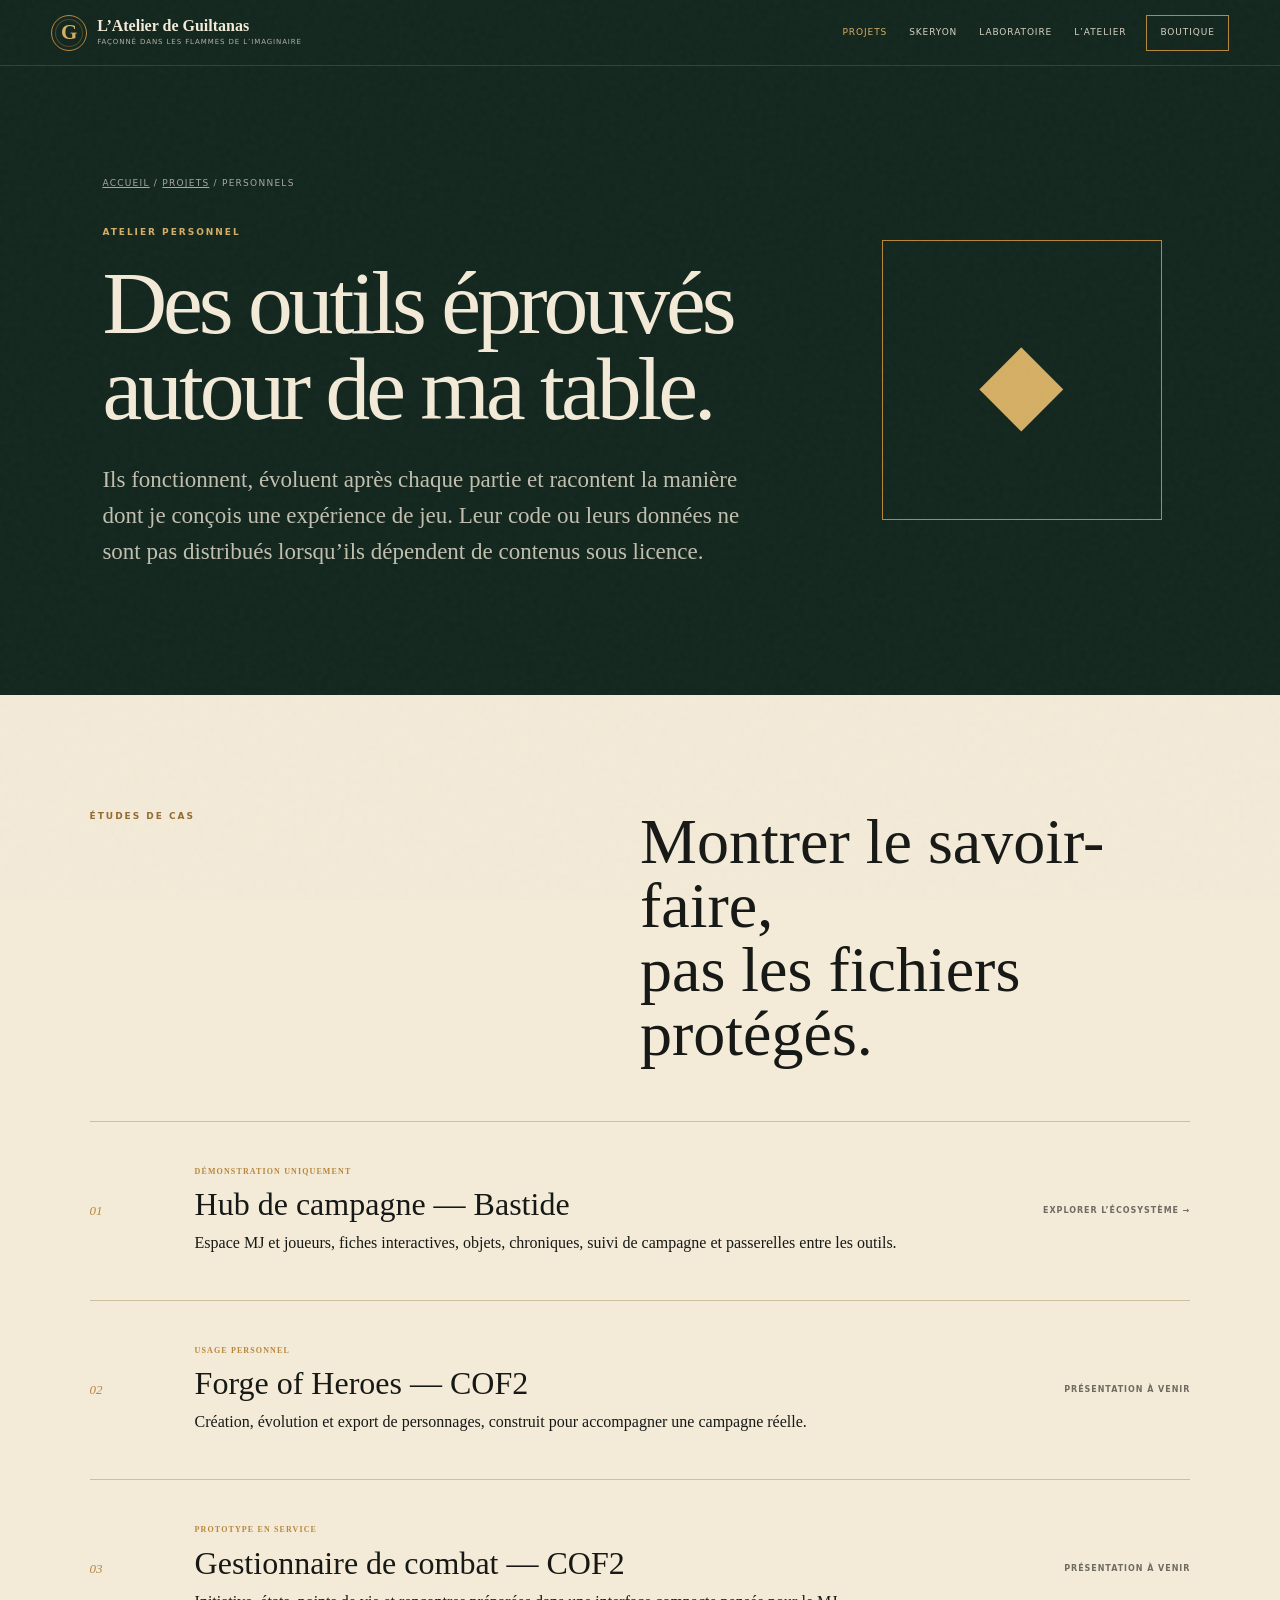
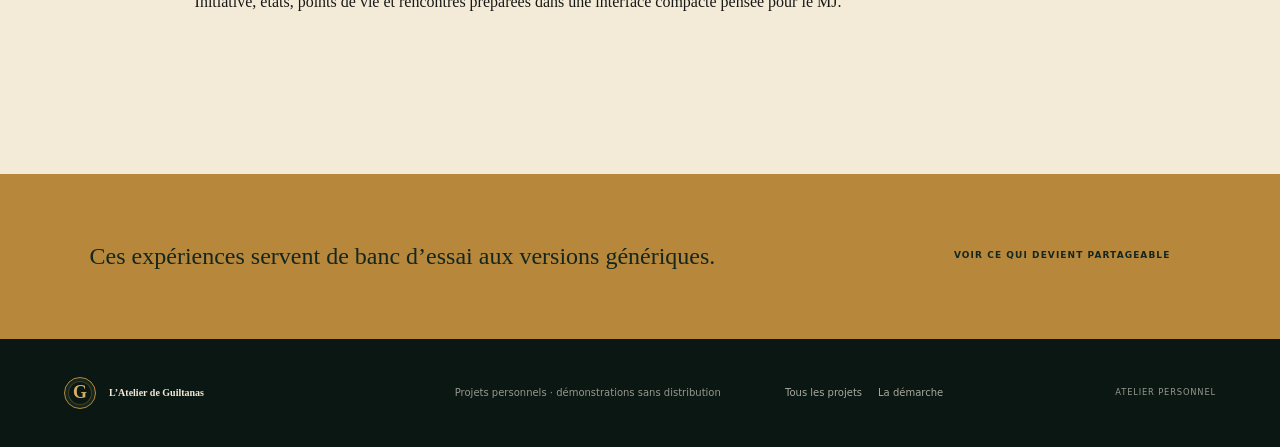
<file: projets-personnels.html>
<!doctype html><html lang="fr"><head><meta charset="utf-8"><meta name="viewport" content="width=device-width,initial-scale=1"><meta name="color-scheme" content="light dark"><title>Projets personnels — L’Atelier de Guiltanas</title><link rel="stylesheet" href="site.css"></head><body><div class="grain" aria-hidden="true"></div>
<header class="site-header"><a class="brand" href="index.html"><span class="sigil">G</span><span><b>L’Atelier de Guiltanas</b><small>Façonné dans les flammes de l’imaginaire</small></span></a><button class="menu-toggle" aria-expanded="false" aria-controls="nav">Menu</button><nav id="nav"><a class="current" href="creations.html">Projets</a><a href="skeryon.html">Skeryon</a><a href="laboratoire.html">Laboratoire</a><a href="atelier.html">L’Atelier</a><a class="nav-cta" href="boutique.html">Boutique</a></nav></header>
<main><section class="collection-hero private-collection"><div><p class="breadcrumb"><a href="index.html">Accueil</a> / <a href="creations.html">Projets</a> / Personnels</p><p class="kicker">Atelier personnel</p><h1>Des outils éprouvés autour de ma table.</h1><p class="lead">Ils fonctionnent, évoluent après chaque partie et racontent la manière dont je conçois une expérience de jeu. Leur code ou leurs données ne sont pas distribués lorsqu’ils dépendent de contenus sous licence.</p></div><div class="collection-mark">◆</div></section>
<section class="project-list"><div class="list-intro"><p class="kicker">Études de cas</p><h2>Montrer le savoir-faire,<br>pas les fichiers protégés.</h2></div>
<a class="project-entry entry-link" href="hub-campagne.html"><span>01</span><div><p class="access-label">Démonstration uniquement</p><h3>Hub de campagne — Bastide</h3><p>Espace MJ et joueurs, fiches interactives, objets, chroniques, suivi de campagne et passerelles entre les outils.</p></div><b>Explorer l’écosystème →</b></a>
<article class="project-entry"><span>02</span><div><p class="access-label">Usage personnel</p><h3>Forge of Heroes — COF2</h3><p>Création, évolution et export de personnages, construit pour accompagner une campagne réelle.</p></div><b>Présentation à venir</b></article>
<article class="project-entry"><span>03</span><div><p class="access-label">Prototype en service</p><h3>Gestionnaire de combat — COF2</h3><p>Initiative, états, points de vie et rencontres préparées dans une interface compacte pensée pour le MJ.</p></div><b>Présentation à venir</b></article>
</section><section class="next-route"><p>Ces expériences servent de banc d’essai aux versions génériques.</p><a class="button primary" href="produits.html">Voir ce qui devient partageable</a></section></main>
<footer><a class="footer-brand" href="index.html"><span class="sigil small">G</span><b>L’Atelier de Guiltanas</b></a><p>Projets personnels · démonstrations sans distribution</p><div><a href="creations.html">Tous les projets</a><a href="atelier.html">La démarche</a></div><small>Atelier personnel</small></footer><script src="site.js"></script></body></html>
</file>
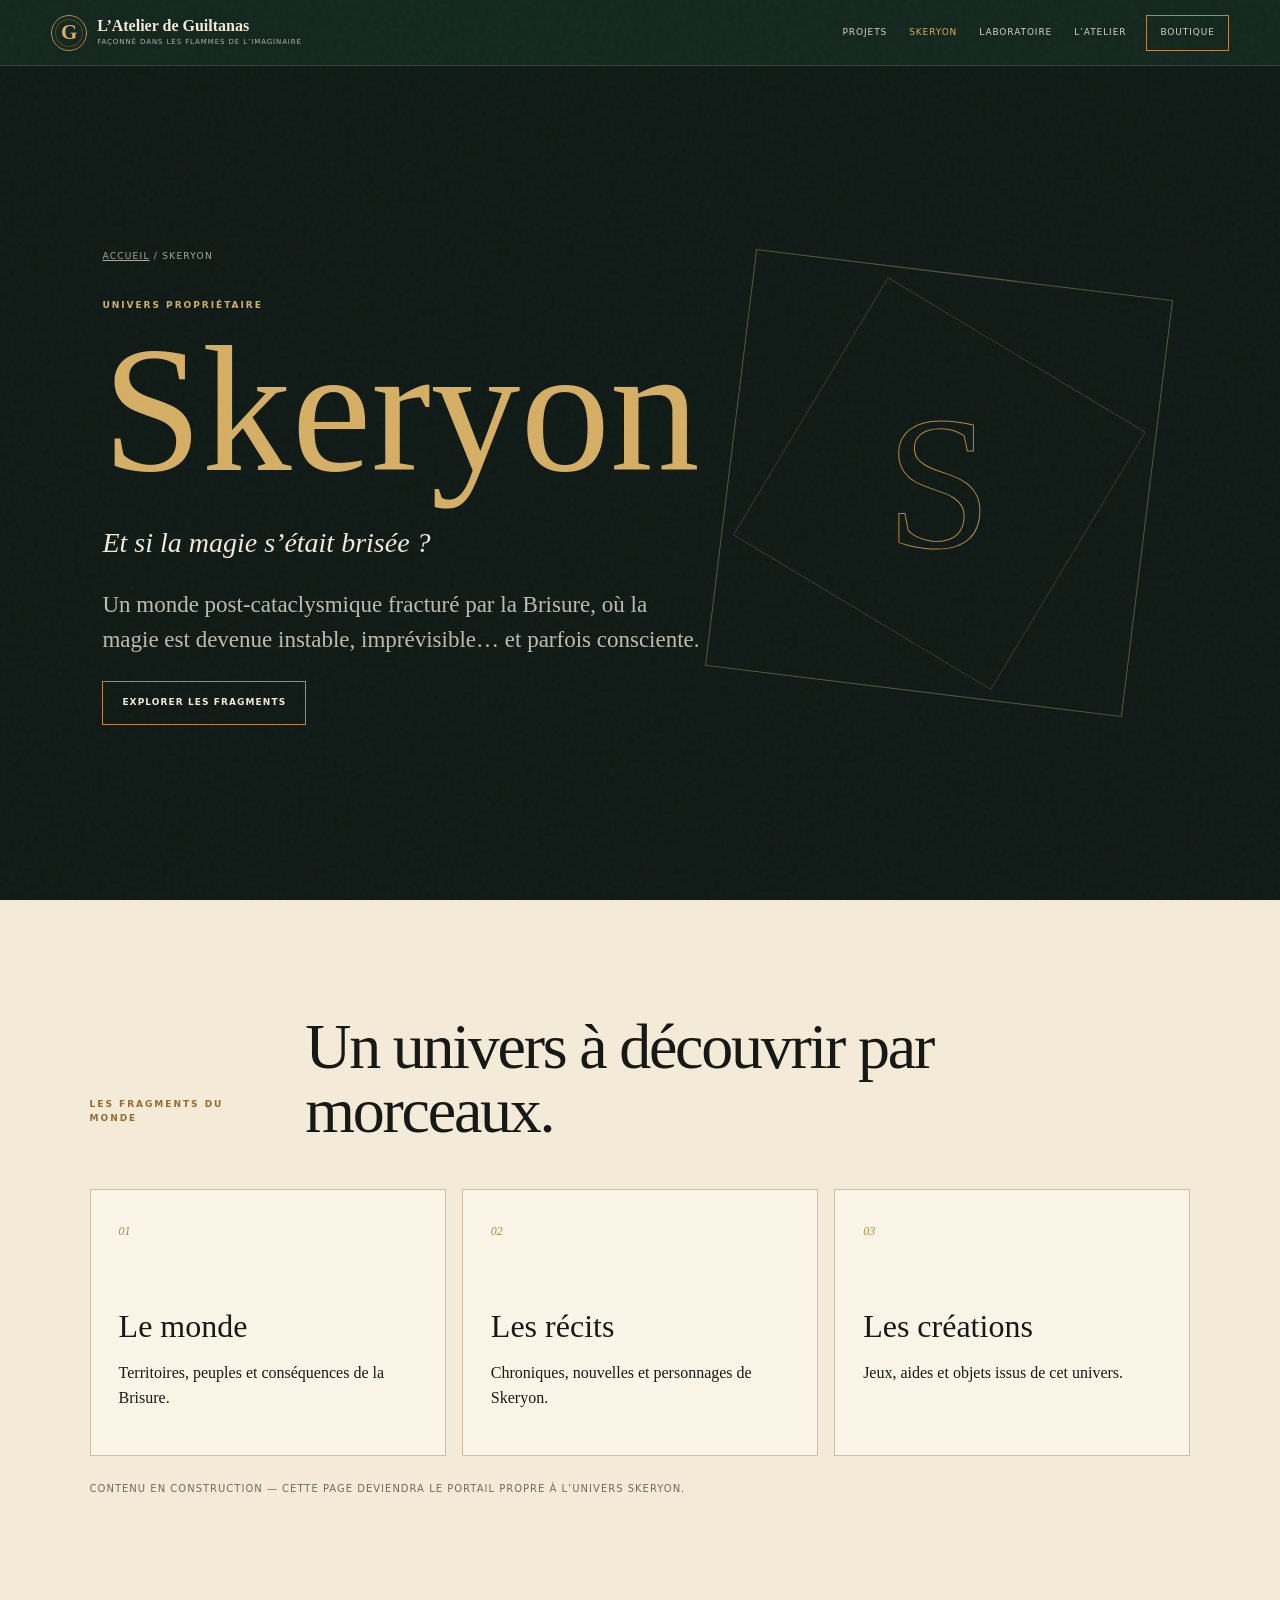
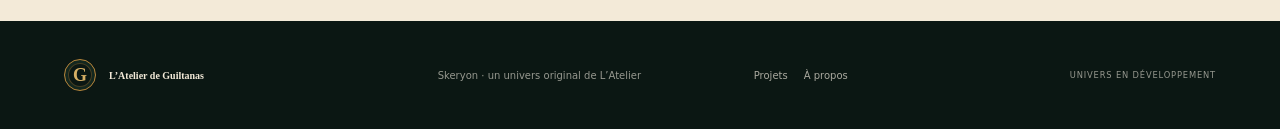
<file: skeryon.html>
<!doctype html><html lang="fr"><head><meta charset="utf-8"><meta name="viewport" content="width=device-width,initial-scale=1"><meta name="color-scheme" content="light dark"><title>Skeryon — L’Atelier de Guiltanas</title><link rel="stylesheet" href="site.css"></head><body class="skeryon"><div class="grain"></div>
<header class="site-header"><a class="brand" href="index.html"><span class="sigil">G</span><span><b>L’Atelier de Guiltanas</b><small>Façonné dans les flammes de l’imaginaire</small></span></a><button class="menu-toggle" aria-expanded="false" aria-controls="nav">Menu</button><nav id="nav"><a href="creations.html">Projets</a><a class="current" href="skeryon.html">Skeryon</a><a href="laboratoire.html">Laboratoire</a><a href="atelier.html">L’Atelier</a><a class="nav-cta" href="boutique.html">Boutique</a></nav></header>
<main><section class="realm-hero"><div><p class="breadcrumb"><a href="index.html">Accueil</a> / Skeryon</p><p class="kicker">Univers propriétaire</p><h1>Skeryon</h1><p class="realm-line">Et si la magie s’était brisée&nbsp;?</p><p class="lead">Un monde post-cataclysmique fracturé par la Brisure, où la magie est devenue instable, imprévisible… et parfois consciente.</p><a class="button ghost" href="#fragments">Explorer les fragments</a></div><div class="realm-symbol" aria-hidden="true"><span>S</span><i></i></div></section><section class="chapter-section" id="fragments"><div class="section-intro"><p class="kicker">Les fragments du monde</p><h2>Un univers à découvrir par morceaux.</h2></div><div class="chapter-grid"><article><span>01</span><h3>Le monde</h3><p>Territoires, peuples et conséquences de la Brisure.</p></article><article><span>02</span><h3>Les récits</h3><p>Chroniques, nouvelles et personnages de Skeryon.</p></article><article><span>03</span><h3>Les créations</h3><p>Jeux, aides et objets issus de cet univers.</p></article></div><p class="editor-note">Contenu en construction — cette page deviendra le portail propre à l’univers Skeryon.</p></section></main>
<footer><a class="footer-brand" href="index.html"><span class="sigil small">G</span><b>L’Atelier de Guiltanas</b></a><p>Skeryon · un univers original de L’Atelier</p><div><a href="creations.html">Projets</a><a href="atelier.html">À propos</a></div><small>Univers en développement</small></footer><script src="site.js"></script></body></html>
</file>
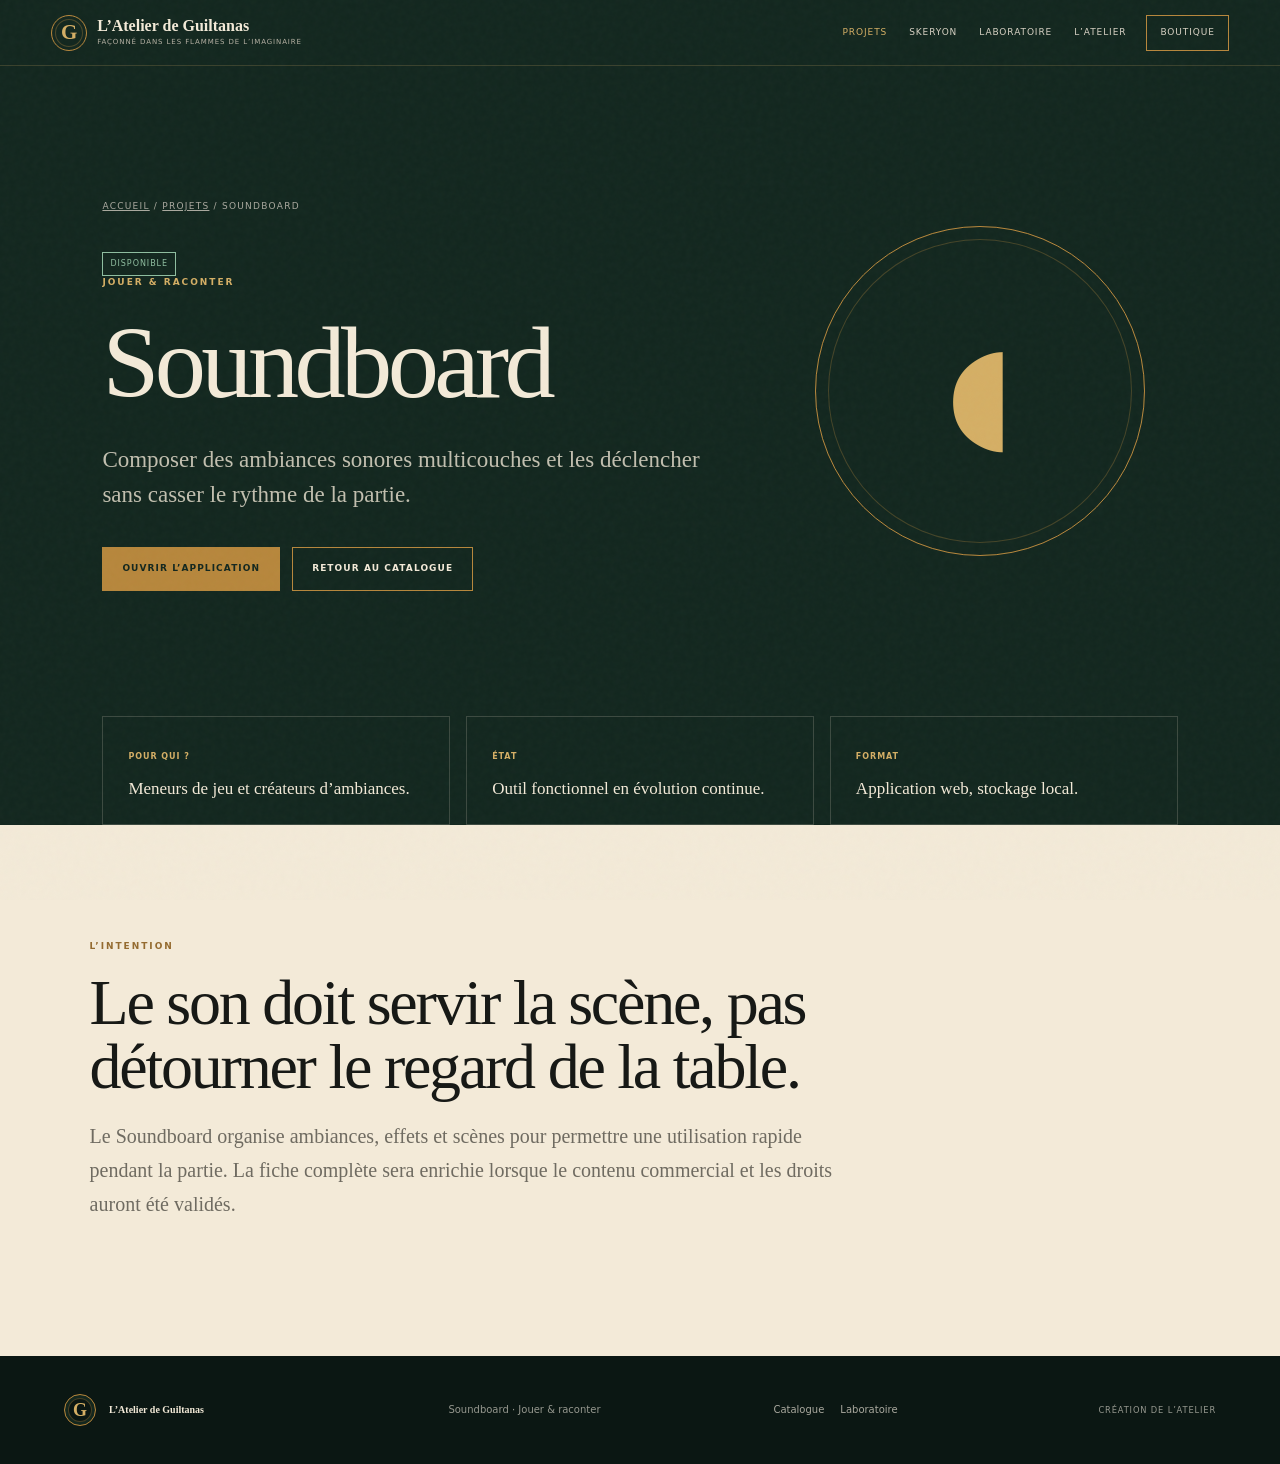
<file: soundboard.html>
<!doctype html><html lang="fr"><head><meta charset="utf-8"><meta name="viewport" content="width=device-width,initial-scale=1"><meta name="color-scheme" content="light dark"><title>Soundboard — L’Atelier de Guiltanas</title><link rel="stylesheet" href="site.css"></head><body><div class="grain"></div><header class="site-header"><a class="brand" href="index.html"><span class="sigil">G</span><span><b>L’Atelier de Guiltanas</b><small>Façonné dans les flammes de l’imaginaire</small></span></a><button class="menu-toggle" aria-expanded="false" aria-controls="nav">Menu</button><nav id="nav"><a class="current" href="creations.html">Projets</a><a href="skeryon.html">Skeryon</a><a href="laboratoire.html">Laboratoire</a><a href="atelier.html">L’Atelier</a><a class="nav-cta" href="boutique.html">Boutique</a></nav></header>
<main><section class="project-hero sound"><div><p class="breadcrumb"><a href="index.html">Accueil</a> / <a href="creations.html">Projets</a> / Soundboard</p><span class="status available">Disponible</span><p class="kicker">Jouer & raconter</p><h1>Soundboard</h1><p class="lead">Composer des ambiances sonores multicouches et les déclencher sans casser le rythme de la partie.</p><div class="actions"><a class="button primary" href="#">Ouvrir l’application</a><a class="button ghost" href="creations.html">Retour au catalogue</a></div></div><div class="project-emblem">◖</div></section><section class="fact-grid"><article><b>Pour qui ?</b><p>Meneurs de jeu et créateurs d’ambiances.</p></article><article><b>État</b><p>Outil fonctionnel en évolution continue.</p></article><article><b>Format</b><p>Application web, stockage local.</p></article></section><section class="project-copy"><p class="kicker">L’intention</p><h2>Le son doit servir la scène, pas détourner le regard de la table.</h2><p>Le Soundboard organise ambiances, effets et scènes pour permettre une utilisation rapide pendant la partie. La fiche complète sera enrichie lorsque le contenu commercial et les droits auront été validés.</p></section></main><footer><a class="footer-brand" href="index.html"><span class="sigil small">G</span><b>L’Atelier de Guiltanas</b></a><p>Soundboard · Jouer & raconter</p><div><a href="creations.html">Catalogue</a><a href="laboratoire.html">Laboratoire</a></div><small>Création de l’Atelier</small></footer><script src="site.js"></script></body></html>
</file>
<file: site.css>
:root{color-scheme:light dark;--forest:#13271f;--forest2:#1d382e;--brass:#b7873c;--gold:#d5af65;--paper:#f3ead8;--surface:#fbf5e8;--ink:#171916;--muted:#6f6b61;--rule:#cdbf9f;--serif:Georgia,'Times New Roman',serif;--sans:Inter,ui-sans-serif,system-ui,-apple-system,'Segoe UI',sans-serif}
*{box-sizing:border-box}html{scroll-behavior:smooth}body{margin:0;background:var(--paper);color:var(--ink);font-family:var(--sans);line-height:1.55}.grain{position:fixed;inset:0;z-index:20;pointer-events:none;opacity:.045;background-image:url("data:image/svg+xml,%3Csvg viewBox='0 0 180 180' xmlns='http://www.w3.org/2000/svg'%3E%3Cfilter id='n'%3E%3CfeTurbulence type='fractalNoise' baseFrequency='.85' numOctaves='3'/%3E%3C/filter%3E%3Crect width='100%25' height='100%25' filter='url(%23n)' opacity='.6'/%3E%3C/svg%3E")}.site-header{height:84px;padding:0 clamp(20px,5vw,72px);display:flex;align-items:center;justify-content:space-between;background:var(--forest);color:var(--paper);border-bottom:1px solid rgba(213,175,101,.2);position:relative;z-index:10}.brand,.footer-brand{display:flex;align-items:center;gap:13px;color:inherit;text-decoration:none}.brand b{display:block;font:600 18px var(--serif)}.brand small{display:block;margin-top:2px;color:#b6b1a4;text-transform:uppercase;letter-spacing:.13em;font-size:8px}.sigil{width:42px;height:42px;border:1px solid var(--brass);border-radius:50%;display:grid;place-items:center;color:var(--gold);font:700 25px var(--serif);box-shadow:inset 0 0 0 4px var(--forest),inset 0 0 0 5px rgba(183,135,60,.35)}.sigil.small{width:32px;height:32px;font-size:18px}.site-header nav{display:flex;gap:28px;align-items:center}.site-header nav a{color:#d8d2c4;text-decoration:none;text-transform:uppercase;letter-spacing:.12em;font-size:10px;padding:10px 0}.site-header nav a:hover,.site-header nav a.current{color:var(--gold)}.nav-cta{border:1px solid var(--brass);padding:10px 15px!important}.menu-toggle{display:none}.kicker{color:#946b30;text-transform:uppercase;letter-spacing:.22em;font-size:9px;font-weight:800;margin:0 0 17px}.lead{font:clamp(18px,2vw,23px)/1.55 var(--serif);max-width:660px;color:inherit;opacity:.78}.breadcrumb{font-size:9px;text-transform:uppercase;letter-spacing:.14em;color:var(--muted);margin-bottom:35px}.breadcrumb a{color:inherit}.button{display:inline-flex;align-items:center;justify-content:center;padding:14px 19px;border:1px solid var(--brass);text-decoration:none;text-transform:uppercase;letter-spacing:.12em;font-size:9px;font-weight:800}.button.primary{background:var(--brass);color:var(--forest)}.button.ghost{color:inherit}.actions{display:flex;gap:12px;flex-wrap:wrap;margin-top:34px}.welcome{min-height:calc(100vh - 84px);display:grid;grid-template-columns:1.25fr .75fr;align-items:center;gap:7vw;padding:clamp(60px,9vw,130px) clamp(22px,7vw,105px);background:var(--forest);color:var(--paper);position:relative;overflow:hidden}.welcome:after{content:"";position:absolute;width:55vw;height:55vw;right:-21vw;top:-30vw;border-radius:50%;border:1px solid rgba(213,175,101,.13);box-shadow:0 0 0 80px rgba(213,175,101,.025),0 0 0 160px rgba(213,175,101,.015)}.welcome h1,.page-hero h1,.project-hero h1,.shop-hero h1{font:500 clamp(48px,7vw,100px)/.94 var(--serif);letter-spacing:-.045em;margin:0 0 30px}.welcome h1 em{color:var(--gold);font-weight:400}.welcome-copy{position:relative;z-index:1}.welcome-seal{width:min(320px,65vw);aspect-ratio:1;border:1px solid rgba(213,175,101,.48);border-radius:50%;display:grid;place-items:center;justify-self:center;position:relative;z-index:1}.welcome-seal:before,.welcome-seal:after{content:"◆";position:absolute;color:var(--brass);font-size:8px;top:50%}.welcome-seal:before{left:18px}.welcome-seal:after{right:18px}.welcome-seal i{position:absolute;inset:9px;border:1px solid rgba(213,175,101,.17);border-radius:50%}.welcome-seal span{font:500 clamp(100px,13vw,175px) var(--serif);color:transparent;-webkit-text-stroke:1px var(--gold);text-shadow:8px 9px 0 rgba(213,175,101,.08)}.welcome-seal small{position:absolute;bottom:42px;text-transform:uppercase;letter-spacing:.2em;font-size:7px;color:#bdb5a3}.doorway,.catalog,.chapter-section,.article-layout,.ledger,.project-copy{padding:clamp(65px,9vw,120px) clamp(22px,7vw,105px)}.section-intro{display:flex;align-items:end;justify-content:space-between;gap:30px;margin-bottom:46px}.section-intro h2,.catalog-head h2,.project-copy h2{font:500 clamp(36px,5vw,68px)/1 var(--serif);letter-spacing:-.035em;margin:0;max-width:900px}.door-grid,.catalog-grid,.chapter-grid,.placeholder-row,.fact-grid{display:grid;grid-template-columns:repeat(3,1fr);gap:16px}.door{min-height:300px;padding:25px;border:1px solid var(--rule);background:var(--surface);color:var(--ink);text-decoration:none;display:flex;flex-direction:column}.door>span,.chapter-grid span{font:italic 12px var(--serif);color:var(--brass)}.door h3{font:500 34px var(--serif);margin:auto 0 10px}.door p{font-family:var(--serif);font-size:16px;max-width:280px}.door b{margin-top:20px;text-transform:uppercase;letter-spacing:.14em;font-size:9px}.door.dark{background:var(--forest);color:var(--paper);border-color:var(--forest)}.door.brass{background:var(--brass);color:var(--forest);border-color:var(--brass)}.page-hero{min-height:560px;padding:clamp(60px,8vw,110px) clamp(22px,7vw,105px);display:grid;grid-template-columns:1fr auto;align-items:end;gap:40px;background:var(--forest);color:var(--paper)}.page-hero.compact{min-height:510px}.page-hero h1{font-size:clamp(48px,6vw,82px);max-width:900px}.page-hero .kicker,.realm-hero .kicker,.project-hero .kicker{color:var(--gold)}.page-hero .breadcrumb,.realm-hero .breadcrumb,.project-hero .breadcrumb{color:#aaa99f}.chapter{border-left:1px solid var(--brass);padding-left:22px;color:#a6a298;text-transform:uppercase;letter-spacing:.15em;font-size:8px}.chapter b{display:block;color:var(--gold);font:54px var(--serif);letter-spacing:0}.catalog-head{display:grid;grid-template-columns:1fr .7fr;align-items:end;gap:50px;margin-bottom:35px}.catalog-head.second{margin-top:90px;padding-top:50px;border-top:1px solid var(--rule)}.catalog-head h2{font-size:50px}.catalog-head>p{font:17px/1.5 var(--serif);color:var(--muted)}.project-tile{min-height:430px;padding:22px;background:var(--surface);color:var(--ink);border:1px solid var(--rule);text-decoration:none;display:flex;flex-direction:column;position:relative}.project-tile.featured{background:var(--forest);color:var(--paper);border-color:var(--forest)}.project-tile.warm{background:var(--brass);color:var(--forest);border-color:var(--brass)}.project-tile>i{position:absolute;right:22px;top:23px;font:italic 12px var(--serif);opacity:.55}.status{display:inline-block;align-self:flex-start;border:1px solid currentColor;padding:5px 7px;text-transform:uppercase;letter-spacing:.12em;font-size:8px}.available{color:#8fbea0}.beta{color:#946b30}.progress{color:#385244}.personal{color:#8d6a51}.tile-mark{width:104px;height:104px;border:1px solid var(--brass);border-radius:50%;display:grid;place-items:center;margin:auto;font:48px var(--serif);color:var(--brass)}.project-tile h3{font:500 34px var(--serif);margin:0 0 9px}.project-tile p{font:15px var(--serif)}.project-tile b{margin-top:20px;padding-top:16px;border-top:1px solid currentColor;text-transform:uppercase;letter-spacing:.12em;font-size:8px}.placeholder-row article{padding:23px;border-top:1px solid var(--rule)}.placeholder-row span{font-size:8px;text-transform:uppercase;letter-spacing:.13em;color:var(--brass)}.placeholder-row h3{font:25px var(--serif)}.realm-hero{min-height:calc(100vh - 84px);padding:clamp(60px,8vw,110px) clamp(22px,8vw,125px);display:grid;grid-template-columns:1fr .8fr;align-items:center;background:#101a16;color:var(--paper)}.realm-hero h1{font:500 clamp(90px,14vw,190px)/.8 var(--serif);color:var(--gold);margin:25px 0 45px}.realm-line{font:italic 28px var(--serif)}.realm-symbol{width:min(420px,65vw);aspect-ratio:1;justify-self:center;border:1px solid rgba(213,175,101,.4);display:grid;place-items:center;transform:rotate(7deg);position:relative}.realm-symbol i{position:absolute;inset:14%;border:1px solid rgba(213,175,101,.2);transform:rotate(24deg)}.realm-symbol span{font:190px var(--serif);color:transparent;-webkit-text-stroke:1px var(--brass);transform:rotate(-7deg)}.chapter-grid article{padding:28px;min-height:240px;border:1px solid var(--rule);background:var(--surface)}.chapter-grid h3{font:32px var(--serif);margin:65px 0 10px}.chapter-grid p{font-family:var(--serif)}.editor-note{margin-top:25px;color:var(--muted);font-size:10px;text-transform:uppercase;letter-spacing:.1em}.ledger{padding-top:0}.ledger-row{display:grid;grid-template-columns:60px 1fr 1fr auto;align-items:center;gap:30px;padding:32px 0;border-bottom:1px solid var(--rule)}.ledger-row>span{font:italic 13px var(--serif);color:var(--brass)}.ledger-row h2{font:30px var(--serif);margin:6px 0}.ledger-row p{font-family:var(--serif);margin:0}.ledger-row a{color:var(--ink);font-size:9px;text-transform:uppercase;letter-spacing:.12em}.article-layout{display:grid;grid-template-columns:240px 1fr;gap:8vw}.article-layout aside{display:flex;flex-direction:column;gap:15px;text-transform:uppercase;letter-spacing:.12em;color:var(--muted);font-size:9px}.article-layout article{max-width:790px}.article-layout article p{font:20px/1.7 var(--serif)}.article-layout h2{font:42px var(--serif);margin:60px 0 15px}.dropcap:first-letter{float:left;font:92px/.75 var(--serif);color:var(--brass);padding:10px 10px 0 0}.quote{margin-top:65px;padding:40px;border:1px solid var(--rule);font:italic 34px var(--serif);color:#8d642c}.shop-hero{min-height:calc(100vh - 84px);padding:clamp(70px,10vw,140px) clamp(22px,10vw,150px);background:var(--brass);color:var(--forest);display:flex;flex-direction:column;justify-content:center}.shop-hero h1{font-size:clamp(58px,8vw,112px)}.shop-note{margin-top:55px;padding:22px 0;border-top:1px solid rgba(19,39,31,.5);display:flex;gap:30px}.shop-note b{text-transform:uppercase;letter-spacing:.12em;font-size:9px}.project-hero{min-height:650px;padding:clamp(60px,8vw,110px) clamp(22px,8vw,125px);display:grid;grid-template-columns:1fr .65fr;align-items:center;gap:70px;background:var(--forest);color:var(--paper)}.project-hero h1{font-size:clamp(60px,8vw,110px);margin-top:25px}.project-emblem{width:min(330px,60vw);aspect-ratio:1;border:1px solid var(--brass);border-radius:50%;display:grid;place-items:center;justify-self:center;font:130px var(--serif);color:var(--gold);box-shadow:inset 0 0 0 12px var(--forest),inset 0 0 0 13px rgba(183,135,60,.3)}.fact-grid{padding:0 clamp(22px,8vw,125px);transform:translateY(-1px);background:var(--forest);color:var(--paper)}.fact-grid article{border:1px solid rgba(243,234,216,.18);padding:25px}.fact-grid b{text-transform:uppercase;letter-spacing:.12em;color:var(--gold);font-size:8px}.fact-grid p{font:17px var(--serif);margin:12px 0 0}.project-copy{max-width:1000px}.project-copy>p:last-child{font:20px/1.7 var(--serif);max-width:780px;color:var(--muted)}footer{background:#0b1713;color:#96988f;padding:38px clamp(20px,5vw,72px);display:grid;grid-template-columns:1.2fr 1fr 1fr auto;align-items:center;gap:28px;font-size:10px}.footer-brand{color:var(--paper);font-family:var(--serif)}footer p{margin:0}footer>div{display:flex;gap:16px}footer a{color:#aaa99f;text-decoration:none}footer small{text-transform:uppercase;letter-spacing:.1em}
@media(prefers-color-scheme:dark){:root{--paper:#161b18;--surface:#1d2923;--ink:#f1e8d6;--muted:#b1aa9d;--rule:#4b5149}.door.brass,.project-tile.warm,.shop-hero{color:#13271f}.ledger-row a{color:var(--ink)}.quote{color:var(--gold)}}
@media(max-width:900px){.site-header{height:72px}.brand small{display:none}.menu-toggle{display:block;background:transparent;color:var(--paper);border:1px solid #766746;padding:9px 12px;text-transform:uppercase;letter-spacing:.12em;font-size:9px}.site-header nav{display:none;position:absolute;top:72px;left:0;right:0;background:var(--forest);padding:23px;flex-direction:column;align-items:stretch;border-top:1px solid rgba(213,175,101,.2)}.site-header nav.open{display:flex}.welcome,.realm-hero,.project-hero{grid-template-columns:1fr}.welcome{min-height:auto}.welcome-seal{margin:35px auto}.door-grid,.catalog-grid,.chapter-grid,.placeholder-row,.fact-grid{grid-template-columns:1fr}.page-hero{min-height:460px}.catalog-head,.section-intro{display:block}.catalog-head>p{margin-top:18px}.catalog-grid{display:grid;grid-auto-flow:column;grid-auto-columns:min(84vw,350px);grid-template-columns:none;overflow-x:auto;scroll-snap-type:inline mandatory;padding-bottom:14px}.project-tile{scroll-snap-align:start}.ledger-row{grid-template-columns:40px 1fr}.ledger-row>p,.ledger-row>a{grid-column:2}.article-layout{grid-template-columns:1fr}.article-layout aside{flex-direction:row;flex-wrap:wrap}.project-emblem{display:none}footer{grid-template-columns:1fr 1fr}.chapter{display:none}}
@media(max-width:560px){.brand b{font-size:15px}.sigil{width:36px;height:36px;font-size:21px}.welcome h1,.page-hero h1,.project-hero h1,.shop-hero h1{font-size:46px}.welcome{padding-top:70px}.welcome-seal{width:220px}.welcome-seal span{font-size:110px}.welcome-seal small{bottom:28px}.actions{display:grid}.doorway,.catalog,.chapter-section,.article-layout,.ledger,.project-copy{padding-left:20px;padding-right:20px}.door-grid{grid-template-columns:1fr}.door{min-height:230px}.realm-hero h1{font-size:88px}.realm-symbol{width:230px}.realm-symbol span{font-size:120px}.shop-note{display:grid}.fact-grid{padding:0 20px}.page-hero{padding:55px 20px}.article-layout h2{font-size:34px}.quote{font-size:27px;padding:25px}footer{grid-template-columns:1fr}footer>div{flex-wrap:wrap}}
@media(prefers-reduced-motion:reduce){html{scroll-behavior:auto}}

/* Mouvement progressif : moderne, léger et désactivable */
@view-transition{navigation:auto}
::view-transition-old(root){animation:page-out .2s ease both}
::view-transition-new(root){animation:page-in .34s ease both}
@keyframes page-out{to{opacity:0;transform:translateY(-6px)}}
@keyframes page-in{from{opacity:0;transform:translateY(8px)}}
.brand{view-transition-name:site-brand}
.door,.project-tile,.chapter-grid article{transition:transform .28s ease,box-shadow .28s ease,border-color .28s ease}
.door:hover,.project-tile:hover,.chapter-grid article:hover{transform:translateY(-6px);box-shadow:0 18px 45px rgba(21,27,22,.14)}
.door b,.project-tile b{transition:letter-spacing .25s ease}
.door:hover b,.project-tile:hover b{letter-spacing:.19em}
.reveal{opacity:0;transform:translateY(20px);transition:opacity .65s ease,transform .65s cubic-bezier(.22,.75,.22,1)}
.reveal.in-view{opacity:1;transform:none}
.reading-progress{position:fixed;top:0;left:0;height:3px;width:0;background:var(--gold);z-index:100;pointer-events:none;transition:width .08s linear}
@media(prefers-reduced-motion:reduce){.reveal,.door,.project-tile,.chapter-grid article{transition:none!important}.reveal{opacity:1;transform:none}::view-transition-group(*),::view-transition-old(*),::view-transition-new(*){animation:none!important}}

/* Architecture éditoriale des projets */
.project-paths,.project-list{padding:clamp(65px,9vw,120px) clamp(22px,7vw,105px)}
.section-note{max-width:440px;color:var(--muted);font:17px/1.55 var(--serif)}
.path-grid{display:grid;grid-template-columns:repeat(3,1fr);gap:16px}
.path-card{min-height:520px;padding:26px;border:1px solid var(--rule);background:var(--surface);color:var(--ink);text-decoration:none;display:flex;flex-direction:column;position:relative;transition:transform .28s ease,box-shadow .28s ease}
.path-card:hover{transform:translateY(-6px);box-shadow:0 18px 45px rgba(21,27,22,.14)}
.path-card.product-path{background:var(--forest);color:var(--paper);border-color:var(--forest)}
.path-card.side-path{background:var(--brass);color:var(--forest);border-color:var(--brass)}
.path-index{position:absolute;right:25px;top:24px;font:italic 12px var(--serif);opacity:.6}
.path-icon{width:108px;height:108px;margin:60px 0 auto;border:1px solid var(--brass);border-radius:50%;display:grid;place-items:center;color:var(--gold);font:48px var(--serif)}
.private-path .path-icon{border-radius:4px;transform:rotate(45deg)}.private-path .path-icon::first-line{transform:rotate(-45deg)}
.side-path .path-icon{border-color:var(--forest);color:var(--forest)}
.access-label{text-transform:uppercase;letter-spacing:.14em;font-size:8px;font-weight:800;color:var(--brass);margin:22px 0 10px}
.product-path .access-label{color:var(--gold)}.side-path .access-label{color:var(--forest)}
.path-card h3{font:500 36px/1.05 var(--serif);margin:0 0 14px}.path-card p:not(.access-label){font:16px/1.55 var(--serif);opacity:.78}.path-card b{margin-top:25px;padding-top:18px;border-top:1px solid currentColor;text-transform:uppercase;letter-spacing:.13em;font-size:8px}
.classification-note{padding:clamp(65px,8vw,100px) clamp(22px,12vw,180px);background:var(--forest);color:var(--paper)}
.classification-note .kicker{color:var(--gold)}.classification-note h2{font:500 clamp(38px,5vw,68px)/1.05 var(--serif);margin:0 0 25px}.classification-note>p:last-child{max-width:780px;color:#c7c1b3;font:19px/1.65 var(--serif)}
.collection-hero{min-height:620px;padding:clamp(60px,8vw,110px) clamp(22px,8vw,125px);display:grid;grid-template-columns:1fr .45fr;align-items:center;gap:70px;background:var(--forest);color:var(--paper)}
.collection-hero h1{font:500 clamp(52px,7vw,96px)/.96 var(--serif);letter-spacing:-.045em;margin:20px 0 30px;max-width:950px}.collection-hero .kicker{color:var(--gold)}.collection-hero .breadcrumb{color:#aaa99f}
.collection-mark{width:min(280px,55vw);aspect-ratio:1;border:1px solid var(--brass);display:grid;place-items:center;justify-self:center;color:var(--gold);font:110px var(--serif)}
.product-collection .collection-mark{border-radius:50%}.side-collection{background:var(--brass);color:var(--forest)}.side-collection .breadcrumb,.side-collection .kicker{color:var(--forest)}.side-collection .collection-mark{border-color:var(--forest);color:var(--forest)}
.list-intro{display:grid;grid-template-columns:1fr 1fr;margin-bottom:55px}.list-intro h2{font:500 clamp(38px,5vw,64px)/1 var(--serif);margin:0;grid-column:2}
.project-entry{display:grid;grid-template-columns:70px 1fr auto;gap:35px;align-items:center;padding:36px 0;border-top:1px solid var(--rule)}.project-entry>span{font:italic 13px var(--serif);color:var(--brass)}.project-entry h3{font:500 32px var(--serif);margin:4px 0}.project-entry p{max-width:720px;margin:8px 0;font-family:var(--serif)}.project-entry>b{text-transform:uppercase;letter-spacing:.12em;font-size:8px;color:var(--muted);text-align:right}
.next-route{padding:45px clamp(22px,7vw,105px);display:flex;align-items:center;justify-content:space-between;gap:30px;background:var(--brass);color:var(--forest)}.next-route p{font:24px var(--serif)}
@media(max-width:900px){.path-grid{grid-template-columns:1fr}.path-card{min-height:390px}.collection-hero{grid-template-columns:1fr}.collection-mark{display:none}.list-intro{display:block}.list-intro h2{margin-top:12px}.project-entry{grid-template-columns:45px 1fr}.project-entry>b{grid-column:2;text-align:left}.next-route{align-items:flex-start;flex-direction:column}}
@media(max-width:560px){.project-paths,.project-list{padding-left:20px;padding-right:20px}.path-card{min-height:420px}.collection-hero{padding:65px 20px;min-height:540px}.collection-hero h1{font-size:48px}.project-entry{grid-template-columns:1fr;gap:8px}.project-entry>b{grid-column:1}.project-entry>span{display:none}.next-route{padding:35px 20px}}

/* Navigation compacte : cible tactile généreuse, empreinte visuelle réduite */
.site-header{height:66px;padding:0 clamp(18px,4vw,58px)}
.brand{gap:10px}.brand b{font-size:16px}.brand small{font-size:7px}.sigil{width:36px;height:36px;font-size:21px;box-shadow:inset 0 0 0 3px var(--forest),inset 0 0 0 4px rgba(183,135,60,.35)}
.site-header nav{gap:18px}.site-header nav a{min-height:44px;display:flex;align-items:center;font-size:9px;letter-spacing:.1em;padding:0 2px}.nav-cta{min-height:36px!important;padding:0 13px!important}
.welcome,.realm-hero{min-height:calc(100vh - 66px)}
.door{min-height:245px}.door h3{font-size:30px}.project-tile{min-height:360px}.path-card{min-height:405px}.path-icon{width:82px;height:82px;margin-top:36px;font-size:38px}.path-card h3{font-size:32px}

/* Carte lisible des connexions entre les outils */
.ecosystem{padding:clamp(65px,9vw,120px) clamp(22px,7vw,105px);background:var(--forest);color:var(--paper)}
.ecosystem-intro{display:grid;grid-template-columns:1.2fr .7fr;gap:60px;align-items:end;margin-bottom:55px}.ecosystem-intro .kicker{color:var(--gold)}.ecosystem-intro h2{font:500 clamp(38px,5vw,66px)/1 var(--serif);margin:0}.ecosystem-intro>p{font:18px/1.6 var(--serif);color:#c7c1b3;margin:0}
.tool-map{display:grid;grid-template-columns:1fr 90px 1fr;grid-template-areas:"hub l1 sheet" "hub l2 combat" "hub l3 sound";gap:14px 0;align-items:stretch}
.map-node{min-height:130px;border:1px solid rgba(243,234,216,.2);padding:22px;display:flex;flex-direction:column;justify-content:center}.map-node span,.map-node small{text-transform:uppercase;letter-spacing:.12em;font-size:8px;color:#aaa99f}.map-node b{font:500 25px var(--serif);margin:7px 0}.hub-node{grid-area:hub;background:var(--brass);color:var(--forest);border-color:var(--brass);justify-content:center}.hub-node span,.hub-node small{color:var(--forest);opacity:.72}.sheet-node{grid-area:sheet}.combat-node{grid-area:combat}.sound-node{grid-area:sound}
.map-link{position:relative;display:grid;place-items:center;color:var(--gold);font-size:7px;text-transform:uppercase;letter-spacing:.08em}.map-link:before{content:"";position:absolute;left:0;right:0;height:1px;background:var(--brass)}.map-link:after{content:"›";position:absolute;right:-1px;font-size:20px}.map-link span{position:relative;z-index:1;background:var(--forest);padding:4px 6px}.link-one{grid-area:l1}.link-two{grid-area:l2}.link-three{grid-area:l3}.map-note{margin:22px 0 0;color:#999d94;font-size:9px;text-transform:uppercase;letter-spacing:.1em}

@media(max-width:900px){.site-header{height:62px}.site-header nav{top:62px;padding:8px 18px;gap:0;box-shadow:0 18px 35px rgba(0,0,0,.24)}.site-header nav a{min-height:48px;border-bottom:1px solid rgba(213,175,101,.16);font-size:10px}.site-header nav a:last-child{border-bottom:0}.nav-cta{border:0;min-height:48px!important;padding:0 2px!important}.menu-toggle{min-width:48px;min-height:44px;padding:0 10px}.door{min-height:190px}.door h3{margin:36px 0 5px}.path-card{min-height:255px}.path-icon{width:54px;height:54px;margin:18px 0 24px;font-size:25px}.path-card h3{font-size:29px}.path-card p:not(.access-label){margin-top:4px}.ecosystem-intro{grid-template-columns:1fr;gap:20px}.tool-map{grid-template-columns:1fr;grid-template-areas:"hub" "l1" "sheet" "l2" "combat" "l3" "sound";gap:0}.map-node{min-height:105px}.map-link{height:44px}.map-link:before{top:0;bottom:0;left:50%;right:auto;width:1px;height:auto}.map-link:after{content:"⌄";right:auto;bottom:-4px}.map-link span{font-size:7px}}
@media(max-width:560px){.brand b{font-size:14px}.sigil{width:32px;height:32px;font-size:18px}.welcome{padding-top:54px}.door{min-height:165px;padding:20px}.door h3{font-size:27px;margin:28px 0 4px}.door p{margin:4px 0;font-size:15px}.path-card{min-height:230px;padding:20px}.path-index{right:20px;top:18px}.path-icon{display:none}.path-card .access-label{margin-top:44px}.path-card h3{font-size:28px}.path-card b{margin-top:12px;padding-top:13px}.ecosystem{padding-left:20px;padding-right:20px}.ecosystem-intro h2{font-size:39px}}

/* Densité téléphone : pensée pour 360–430 px, sans effet affiche */
html{-webkit-text-size-adjust:100%;text-size-adjust:100%}
@media(max-width:560px){
  .site-header{height:56px;padding:0 14px}.site-header nav{top:56px}.brand{gap:8px}.brand b{font-size:13px}.brand small{display:none}.sigil{width:29px;height:29px;font-size:16px}.menu-toggle{min-height:40px;min-width:44px;font-size:8px}
  .welcome,.page-hero,.realm-hero,.project-hero,.shop-hero,.collection-hero{min-height:0;padding:42px 17px}
  .welcome h1,.page-hero h1,.project-hero h1,.shop-hero h1,.collection-hero h1{font-size:36px;line-height:1;letter-spacing:-.035em;margin-bottom:18px}
  .realm-hero h1{font-size:58px;margin:18px 0 24px}.lead{font-size:16px;line-height:1.5}.breadcrumb{margin-bottom:22px}.welcome-seal,.realm-symbol{display:none}.actions{margin-top:22px}.button{min-height:42px;padding:10px 14px}
  .doorway,.catalog,.chapter-section,.article-layout,.ledger,.project-copy,.project-paths,.project-list,.ecosystem{padding:38px 17px}
  .section-intro{margin-bottom:22px}.section-intro h2,.catalog-head h2,.project-copy h2,.list-intro h2,.ecosystem-intro h2{font-size:27px;line-height:1.08;letter-spacing:-.02em}.section-note,.catalog-head>p,.ecosystem-intro>p{font-size:14px;line-height:1.5;margin-top:12px}
  .door-grid,.path-grid{gap:10px}.door{min-height:0;padding:17px}.door h3{font-size:22px;margin:19px 0 3px}.door p{font-size:13px;line-height:1.45;margin:3px 0}.door b{margin-top:12px;font-size:8px}
  .path-card{min-height:0;padding:17px}.path-index{right:17px;top:15px;font-size:10px}.path-card .access-label{margin:23px 32px 7px 0;font-size:7px;line-height:1.35}.path-card h3{font-size:22px;line-height:1.08;margin-bottom:7px}.path-card p:not(.access-label){font-size:13px;line-height:1.45;margin:0}.path-card b{margin-top:13px;padding-top:11px;font-size:7px}
  .classification-note{padding:38px 17px}.classification-note h2{font-size:28px}.classification-note>p:last-child{font-size:14px;line-height:1.55}
  .catalog-head{margin-bottom:20px}.catalog-head.second{margin-top:45px;padding-top:30px}.catalog-grid{grid-auto-columns:82vw;gap:10px}.project-tile{min-height:290px;padding:17px}.project-tile h3{font-size:26px}.project-tile p{font-size:13px}.tile-mark{width:74px;height:74px;font-size:35px}
  .article-layout article p{font-size:16px;line-height:1.6}.article-layout h2{font-size:28px;margin:38px 0 12px}.quote{font-size:22px;padding:20px;margin-top:38px}
  .project-entry{padding:22px 0}.project-entry h3{font-size:24px}.project-entry p{font-size:14px;line-height:1.5}.access-label{font-size:7px;margin:8px 0 5px}
  .fact-grid{padding:0 17px}.fact-grid article{padding:18px}.fact-grid p{font-size:15px}.project-copy>p:last-child{font-size:16px;line-height:1.6}
  .ecosystem-intro{margin-bottom:28px}.map-node{min-height:82px;padding:16px}.map-node b{font-size:21px}.map-link{height:34px}
  footer{padding:28px 17px;gap:16px}
}

/* Dernière garde mobile : les libellés internes du Hub ne doivent jamais être masqués */
@media(max-width:700px){
  .ecosystem-v2 .hub-title>span,.ecosystem-v2 .hub-zone>span{display:grid!important}
  .ecosystem-v2 .hub-title small,.ecosystem-v2 .hub-zone small{display:block!important}
}

/* Modèle réel : le Hub contient MJ/PJ, les applications autonomes gravitent */
.true-ecosystem .ecosystem-core{width:190px!important;height:190px!important;padding:15px!important}.true-ecosystem .ecosystem-core>img{width:72px;height:72px;border-radius:18px}.true-ecosystem .ecosystem-core>b{font-size:25px}.true-ecosystem .hub-modules{display:flex;gap:8px;margin-top:5px}.true-ecosystem .hub-modules>span{display:flex;align-items:center;gap:4px;padding:3px 6px;border:1px solid rgba(19,39,31,.28);border-radius:999px;color:var(--forest);font:600 6px var(--sans);letter-spacing:.04em}.true-ecosystem .hub-modules img{width:16px;height:16px;border-radius:4px}.true-ecosystem .tool-satellite{width:118px!important;height:118px!important;min-height:0!important;padding:10px!important;border-radius:50%;align-items:center;text-align:center;z-index:3}.true-ecosystem .tool-satellite>img{width:54px;height:54px;border-radius:14px;margin-bottom:5px}.true-ecosystem .tool-satellite>b{font-size:16px}.true-ecosystem .tool-satellite small{font-size:5.5px;color:#aaa99f}.true-ecosystem .satellite-combat{right:3%;left:auto;top:50%;bottom:auto;transform:translateY(-50%);animation:satellite-float-y 5.3s ease-in-out infinite}.true-ecosystem .satellite-sound{left:3%;right:auto;top:50%;bottom:auto;transform:translateY(-50%);animation:satellite-float-y 5.8s .7s ease-in-out infinite}.true-ecosystem .future-ring{stroke-dasharray:2 12;opacity:.5;animation:orbit-spin 55s linear infinite;transform-origin:300px 300px}.future-slot{position:absolute;width:30px;height:30px;border:1px dashed rgba(213,175,101,.36);border-radius:50%;display:grid;place-items:center;color:#8f866f;font:17px var(--serif);animation:future-pulse 3.8s ease-in-out infinite}.future-one{left:50%;top:4%;transform:translateX(-50%)}.future-two{left:50%;bottom:4%;transform:translateX(-50%);animation-delay:.8s}.future-three{right:13%;top:14%;animation-delay:1.5s}.true-ecosystem .main-orbit{stroke:rgba(213,175,101,.22)}
@media(max-width:700px){.living-map.true-ecosystem{width:min(100%,350px)}.true-ecosystem .ecosystem-core{width:132px!important;height:132px!important;padding:9px!important}.true-ecosystem .ecosystem-core>img{width:48px;height:48px;border-radius:12px}.true-ecosystem .ecosystem-core>b{font-size:19px}.true-ecosystem .ecosystem-core>span{font-size:5px}.true-ecosystem .hub-modules{gap:4px;margin-top:3px}.true-ecosystem .hub-modules>span{padding:2px 4px;font-size:4.5px}.true-ecosystem .hub-modules img{width:12px;height:12px}.true-ecosystem .tool-satellite{width:78px!important;height:78px!important;padding:6px!important}.true-ecosystem .tool-satellite>img{width:36px;height:36px;border-radius:9px;margin-bottom:2px}.true-ecosystem .tool-satellite>b{font-size:11px}.true-ecosystem .tool-satellite small{font-size:4.5px}.true-ecosystem .satellite-combat{right:2%}.true-ecosystem .satellite-sound{left:2%}.true-ecosystem .future-slot{width:20px;height:20px;font-size:12px}.true-ecosystem .future-one{top:5%}.true-ecosystem .future-two{bottom:5%}.true-ecosystem .future-three{right:12%;top:13%}.true-ecosystem text{font-size:9px}}

/* Système solaire compact — version prioritaire */
.living-map.solar-map{width:min(100%,620px);height:auto;aspect-ratio:1;margin:0 auto;border-radius:50%;overflow:visible;background:radial-gradient(circle at 50% 50%,rgba(183,135,60,.16),transparent 20%),radial-gradient(circle at 50% 50%,#10231c 0 48%,#0b1713 72%);border:1px solid rgba(213,175,101,.18)}.solar-map svg{display:block!important;position:absolute;inset:0;width:100%;height:100%}.solar-orbit{fill:none;stroke:rgba(213,175,101,.17);stroke-width:1}.orbit-two{stroke-dasharray:3 8;animation:orbit-spin 28s linear infinite;transform-origin:300px 300px}.solar-flow{fill:none;stroke:var(--gold);stroke-width:1.7;stroke-dasharray:5 8;marker-end:url(#solar-arrow);animation:solar-dash 2.8s linear infinite}.solar-flow.sync,.solar-flow.direct{marker-start:url(#solar-arrow)}.solar-flow.access{stroke:#718078}.solar-flow.direct{stroke:#d5af65;stroke-width:2.4}.packets circle{fill:var(--gold)}.packets .access-dot{fill:#829187}.packets .direct-dot{fill:#f0c877}.solar-map text{fill:#aaa99f;font:8px var(--sans);letter-spacing:.06em;text-transform:uppercase}.solar-map .map-card{width:112px!important;height:112px!important;min-height:0!important;padding:10px!important;border-radius:50%;left:auto;right:auto;top:auto;bottom:auto;transform:none;align-items:center;text-align:center;box-shadow:0 10px 25px rgba(0,0,0,.3);z-index:3}.solar-map .map-card b{font:18px/1 var(--serif);margin:4px 0}.solar-map .map-card small,.solar-map .map-card span{font-size:6px}.solar-map .map-hub{width:142px!important;height:142px!important;left:50%;top:50%;transform:translate(-50%,-50%);animation:solar-core 4s ease-in-out infinite}.solar-map .map-hub b{font-size:28px}.solar-map .map-mj{left:50%;top:7%;transform:translateX(-50%);animation:satellite-float 5.2s ease-in-out infinite}.solar-map .map-pj{right:7%;top:50%;transform:translateY(-50%);animation:satellite-float-y 5.8s .6s ease-in-out infinite}.solar-map .map-combat{left:50%;bottom:7%;transform:translateX(-50%);animation:satellite-float 5.5s 1s ease-in-out infinite}.solar-map .map-sound{left:7%;top:50%;transform:translateY(-50%);animation:satellite-float-y 6s .2s ease-in-out infinite}.future-orbit{position:absolute;right:14%;bottom:14%;width:28px;height:28px;border:1px dashed rgba(213,175,101,.35);border-radius:50%;display:grid;place-items:center;color:#8e846f;font:18px var(--serif);animation:future-pulse 3.5s ease-in-out infinite}.solar-map .map-card:before,.solar-map .map-card:after{content:none!important}@keyframes solar-dash{to{stroke-dashoffset:-26}}@keyframes orbit-spin{to{transform:rotate(360deg)}}@keyframes solar-core{50%{box-shadow:0 0 0 8px rgba(183,135,60,.07),0 0 35px rgba(183,135,60,.2)}}@keyframes satellite-float{50%{translate:0 -3px}}@keyframes satellite-float-y{50%{translate:3px 0}}@keyframes future-pulse{50%{opacity:.45;scale:.92}}
@media(max-width:700px){.ecosystem-heading h1{font-size:26px}.living-map.solar-map{width:min(100%,370px);height:auto!important;aspect-ratio:1}.solar-map .map-card{width:72px!important;height:72px!important;padding:6px!important}.solar-map .map-card b{font-size:12px}.solar-map .map-card small{font-size:4.8px}.solar-map .map-card span{display:none}.solar-map .map-hub{width:96px!important;height:96px!important}.solar-map .map-hub b{font-size:20px}.solar-map .map-mj{top:5%}.solar-map .map-pj{right:5%}.solar-map .map-combat{bottom:5%}.solar-map .map-sound{left:5%}.solar-map text{font-size:10px}.future-orbit{width:20px;height:20px;right:13%;bottom:13%;font-size:13px}.map-legend{justify-content:center;text-align:center}}
@media(prefers-reduced-motion:reduce){.solar-map *{animation:none!important}.packets{display:none}}

/* Carte fonctionnelle de l'écosystème et aperçus réels */
.ecosystem-opening{padding:38px clamp(22px,7vw,105px) clamp(55px,7vw,95px);background:var(--forest);color:var(--paper)}.ecosystem-heading{display:grid;grid-template-columns:1fr .7fr;gap:50px;align-items:end;margin-bottom:35px}.ecosystem-heading h1{font:500 clamp(40px,6vw,78px)/.96 var(--serif);letter-spacing:-.04em;margin:0}.ecosystem-heading>p{font:16px/1.55 var(--serif);color:#c7c1b3}.living-map{height:520px;position:relative;border:1px solid rgba(213,175,101,.28);background:radial-gradient(circle at 50% 50%,rgba(183,135,60,.12),transparent 38%),#0b1713;overflow:hidden}.living-map svg{position:absolute;inset:0;width:100%;height:100%}.flow{fill:none;stroke:var(--gold);stroke-width:2;stroke-dasharray:7 9;marker-end:url(#arrow);animation:flow-dash 2.4s linear infinite}.flow.two-way{marker-start:url(#arrow)}.flow.one-way{stroke:#78857c}.living-map marker path{fill:var(--gold)}.living-map text{fill:#b8b3a7;font:9px var(--sans);text-transform:uppercase;letter-spacing:.08em}.map-card{position:absolute;width:190px;min-height:92px;padding:14px;border:1px solid rgba(213,175,101,.5);background:#13271f;display:flex;flex-direction:column;justify-content:center;box-shadow:0 12px 30px rgba(0,0,0,.22)}.map-card small,.map-card span{text-transform:uppercase;letter-spacing:.11em;font-size:7px;color:#aaa99f}.map-card b{font:21px var(--serif);color:var(--paper);margin:4px 0}.map-hub{width:230px;min-height:120px;left:50%;top:50%;transform:translate(-50%,-50%);background:var(--brass);border-color:var(--brass)}.map-hub b{font-size:28px;color:var(--forest)}.map-hub small,.map-hub span{color:var(--forest)}.map-mj{left:5%;top:7%}.map-pj{right:5%;top:7%}.map-combat{left:5%;bottom:7%}.map-sound{right:5%;bottom:7%}.map-legend{display:flex;gap:22px;flex-wrap:wrap;padding-top:14px;color:#aaa99f;font-size:8px;text-transform:uppercase;letter-spacing:.09em}.map-legend i{display:inline-block;width:22px;border-top:2px dashed var(--gold);margin-right:7px;vertical-align:middle}.map-legend .legend-access{border-color:#78857c}@keyframes flow-dash{to{stroke-dashoffset:-32}}.live-preview{aspect-ratio:16/10;overflow:hidden;position:relative}.live-preview iframe{width:166.7%;height:166.7%;border:0;transform:scale(.6);transform-origin:top left;pointer-events:none;background:#101914}.live-preview:after{content:"Aperçu réel · navigation désactivée";position:absolute;right:10px;bottom:9px;padding:5px 7px;background:rgba(11,23,19,.86);color:#d5af65;font-size:7px;text-transform:uppercase;letter-spacing:.1em}
@media(prefers-reduced-motion:reduce){.flow{animation:none}}
@media(max-width:700px){.ecosystem-opening{padding:22px 16px 34px}.ecosystem-heading{display:block;margin-bottom:20px}.ecosystem-heading h1{font-size:29px}.ecosystem-heading>p{font-size:12.5px}.living-map{height:590px}.living-map svg{display:none}.map-card{width:calc(100% - 36px);left:18px;right:auto;min-height:76px}.map-hub{top:18px;transform:none;width:calc(100% - 36px);min-height:86px}.map-mj{top:130px}.map-pj{top:235px}.map-combat{top:340px;bottom:auto}.map-sound{top:445px;bottom:auto}.map-card:not(.map-sound):after{content:"↓";position:absolute;left:50%;bottom:-27px;color:var(--gold);font-size:19px;animation:arrow-pulse 1.8s ease-in-out infinite}.map-mj:before{content:"messages · objets"}.map-pj:before{content:"PV · PM · effets"}.map-combat:before{content:"accès sonore"}.map-card:before{position:absolute;right:8px;top:-16px;color:#9b958a;font-size:6.5px;text-transform:uppercase;letter-spacing:.08em}.map-legend{gap:9px;font-size:7px}.live-preview{aspect-ratio:4/3}.live-preview iframe{width:200%;height:200%;transform:scale(.5)}}@keyframes arrow-pulse{50%{transform:translateY(4px);opacity:.55}}

/* Le Hub reste le noyau, y compris sur téléphone */
.orbit-ring{fill:none;stroke:rgba(213,175,101,.11);stroke-width:1}.inner-ring{stroke-dasharray:3 9}.flow-packet{fill:var(--gold);filter:drop-shadow(0 0 5px rgba(213,175,101,.8))}.access-packet{fill:#8a978e}.map-hub{animation:hub-breathe 4s ease-in-out infinite}.map-mj{animation:tool-float 5.2s ease-in-out infinite}.map-pj{animation:tool-float 5.6s .7s ease-in-out infinite}.map-combat{animation:tool-float 5.4s 1.1s ease-in-out infinite}.map-sound{animation:tool-float 5.8s .3s ease-in-out infinite}@keyframes hub-breathe{50%{box-shadow:0 0 0 7px rgba(183,135,60,.07),0 16px 38px rgba(0,0,0,.25)}}@keyframes tool-float{50%{translate:0 -4px}}
@media(max-width:700px){.living-map{height:430px}.living-map svg{display:block}.living-map text{font-size:13px}.orbit-ring{display:none}.map-card{width:112px;min-height:70px;padding:9px;left:auto;right:auto}.map-card b{font-size:15px}.map-card small,.map-card span{font-size:5.5px;line-height:1.3}.map-hub{width:126px;min-height:92px;left:50%;top:50%;transform:translate(-50%,-50%)}.map-hub b{font-size:20px}.map-mj{left:8px;top:24px}.map-pj{right:8px;top:24px}.map-combat{left:8px;top:auto;bottom:24px}.map-sound{right:8px;top:auto;bottom:24px}.map-card:before,.map-card:after{content:none!important}.map-legend{padding-top:10px}.flow{stroke-width:3}.flow-packet{r:7px}}
@media(prefers-reduced-motion:reduce){.map-card,.flow{animation:none}.flow-packet{display:none}}

/* Écosystème v2 — MJ/PJ dans le Hub, deux applications en orbite */
.solar-map.ecosystem-v2{position:relative;width:min(100%,620px);aspect-ratio:1;margin-inline:auto;overflow:visible}
.ecosystem-v2 svg{display:block!important;position:absolute;inset:0;width:100%;height:100%;z-index:1}
.ecosystem-v2 .ecosystem-link{fill:none;stroke-width:2.2;stroke-dasharray:7 8;animation:solar-dash 2.8s linear infinite}
.ecosystem-v2 .access-only{stroke:#7f8c84;marker-end:url(#arrow-grey)}
.ecosystem-v2 .data-sync{stroke:var(--gold)}
.ecosystem-v2 marker#arrow-gold path{fill:var(--gold)}.ecosystem-v2 marker#arrow-grey path{fill:#7f8c84}
.ecosystem-v2 .link-label{fill:#b8b3a7;font:8px var(--sans);letter-spacing:.09em}
.ecosystem-v2 .hub-core-v2{position:absolute;left:50%!important;right:auto!important;top:50%!important;bottom:auto!important;transform:translate(-50%,-50%)!important;width:220px!important;height:220px!important;min-height:0!important;padding:16px!important;border-radius:50%;z-index:4;background:linear-gradient(145deg,#7a3218,#53200f);border:1px solid var(--gold);display:flex;gap:10px;justify-content:center;animation:solar-core 4s ease-in-out infinite}
.hub-title{display:flex;align-items:center;gap:9px}.hub-title>img{width:64px;height:64px;border-radius:15px}.hub-title>span{display:grid}.hub-title b{font:30px/1 var(--serif);color:var(--paper);margin:0}.hub-title small{font:6px var(--sans);letter-spacing:.12em;color:#d7c9b5;text-transform:uppercase}
.hub-inside{display:grid;grid-template-columns:1fr 14px 1fr;align-items:center;width:100%;gap:2px}.hub-zone{min-width:0;display:flex;align-items:center;gap:5px;padding:7px 5px;border:1px solid rgba(243,234,216,.28);border-radius:8px;background:rgba(9,22,17,.34)}.hub-zone>img{width:26px;height:26px;border-radius:6px;flex:none}.hub-zone>span{display:grid;min-width:0}.hub-zone b{font:10px/1.1 var(--serif);color:var(--paper);margin:0}.hub-zone small{font:5px/1.35 var(--sans);letter-spacing:.02em;color:#c9c4ba;text-transform:none}.inside-flow{font:16px var(--serif);color:var(--gold);text-align:center;animation:inside-pulse 2s ease-in-out infinite}
.ecosystem-v2 .satellite-v2{position:absolute;top:50%!important;bottom:auto!important;width:118px!important;height:118px!important;min-height:0!important;padding:10px!important;border-radius:50%;z-index:4;align-items:center;text-align:center;transform:translateY(-50%)!important;background:#13271f}
.ecosystem-v2 .satellite-v2>img{width:54px;height:54px;border-radius:14px;margin-bottom:4px}.ecosystem-v2 .satellite-v2>b{font:16px/1 var(--serif);color:var(--paper);margin:2px 0}.ecosystem-v2 .satellite-v2>small{font:5.5px var(--sans);color:#aaa99f;letter-spacing:.1em;text-transform:uppercase}
.ecosystem-v2 .satellite-sound-v2{left:0!important;right:auto!important;animation:satellite-float-y 5.8s .7s ease-in-out infinite}
.ecosystem-v2 .satellite-combat-v2{left:auto!important;right:0!important;animation:satellite-float-y 5.3s ease-in-out infinite}
.ecosystem-v2 .future-one{top:3%;left:50%;right:auto;bottom:auto;transform:translateX(-50%)}.ecosystem-v2 .future-two{top:auto;left:50%;right:auto;bottom:3%;transform:translateX(-50%)}
@keyframes inside-pulse{50%{opacity:.5;transform:scale(.9)}}
@media(max-width:700px){
  .solar-map.ecosystem-v2{width:min(100%,360px)}
  .ecosystem-v2 .hub-core-v2{width:154px!important;height:154px!important;padding:10px!important;gap:5px}
  .hub-title{gap:6px}.hub-title>img{width:43px;height:43px;border-radius:10px}.hub-title b{font-size:22px}.hub-title small{font-size:4.5px}
  .hub-inside{grid-template-columns:1fr 10px 1fr}.hub-zone{gap:3px;padding:4px 3px}.hub-zone>img{width:19px;height:19px;border-radius:4px}.hub-zone b{font-size:7px}.hub-zone small{font-size:3.8px}.inside-flow{font-size:12px}
  .ecosystem-v2 .satellite-v2{width:82px!important;height:82px!important;padding:6px!important}
  .ecosystem-v2 .satellite-v2>img{width:38px;height:38px;border-radius:9px;margin-bottom:2px}.ecosystem-v2 .satellite-v2>b{font-size:11px}.ecosystem-v2 .satellite-v2>small{font-size:4.5px}
  .ecosystem-v2 .satellite-sound-v2{left:0!important}.ecosystem-v2 .satellite-combat-v2{right:0!important}
  .ecosystem-v2 .link-label{font-size:8px}.ecosystem-v2 .future-slot{width:20px;height:20px;font-size:12px}
}
@media(prefers-reduced-motion:reduce){.ecosystem-v2 *{animation:none!important}.ecosystem-v2 .packets{display:none}}

/* Présentation de l'écosystème de campagne */
.system-story{padding:clamp(70px,9vw,125px) clamp(22px,7vw,105px);display:grid;grid-template-columns:.72fr 1fr;gap:8vw;align-items:center}.system-copy h2,.tool-stories-head h2,.flow-band h2{font:500 clamp(38px,5vw,68px)/1.04 var(--serif);letter-spacing:-.035em;margin:0 0 25px}.system-copy>p:last-child{font:18px/1.65 var(--serif);color:var(--muted)}.system-orbit{min-height:470px;position:relative;display:grid;place-items:center;border:1px solid var(--rule);background:var(--surface)}.system-orbit:before,.system-orbit:after{content:"";position:absolute;border:1px solid rgba(183,135,60,.3);border-radius:50%}.system-orbit:before{width:62%;aspect-ratio:1}.system-orbit:after{width:86%;aspect-ratio:1}.orbit-core,.orbit-tool{position:absolute;z-index:2;padding:16px;border:1px solid var(--brass);background:var(--forest);color:var(--paper);display:flex;flex-direction:column}.orbit-core{width:145px;height:145px;border-radius:50%;align-items:center;justify-content:center;background:var(--brass);color:var(--forest)}.orbit-core b{font:34px var(--serif)}.orbit-core small,.orbit-core span,.orbit-tool small{text-transform:uppercase;letter-spacing:.12em;font-size:7px}.orbit-tool{min-width:145px}.orbit-tool b{font:19px var(--serif)}.orbit-mj{top:8%;left:8%}.orbit-sheet{top:8%;right:8%}.orbit-fight{bottom:8%;left:8%}.orbit-sound{bottom:8%;right:8%}.tool-stories{padding:clamp(70px,9vw,125px) clamp(22px,7vw,105px);background:var(--forest);color:var(--paper)}.tool-stories-head{max-width:900px;margin-bottom:70px}.tool-story{display:grid;grid-template-columns:1.1fr .9fr;gap:6vw;align-items:center;padding:60px 0;border-top:1px solid rgba(243,234,216,.18)}.tool-story.reverse .tool-visual{order:2}.tool-story h3{font:500 clamp(30px,4vw,52px)/1 var(--serif);margin:0 0 18px}.tool-story>div>p:not(.kicker){font:17px/1.6 var(--serif);color:#c7c1b3}.tool-story ul{padding-left:18px;color:#aeb3aa;font-size:11px;line-height:1.9}.tool-visual{aspect-ratio:16/10;padding:15px;border:1px solid rgba(213,175,101,.35);background:#0b1713}.tool-visual>span{text-transform:uppercase;letter-spacing:.12em;font-size:7px;color:var(--gold)}.screen-sketch{height:calc(100% - 25px);margin-top:10px;padding:8%;display:grid;grid-template-columns:repeat(3,1fr);gap:10px;align-content:center;background:linear-gradient(135deg,#1d382e,#111f1a);position:relative;overflow:hidden}.screen-sketch:after{content:"";position:absolute;inset:auto -10% -35% 25%;height:80%;border:1px solid rgba(213,175,101,.18);border-radius:50%}.screen-sketch b{grid-column:1/-1;font:28px var(--serif);color:var(--gold)}.screen-sketch i{height:70px;border:1px solid rgba(243,234,216,.2);background:rgba(243,234,216,.04)}.screen-sketch em{grid-column:1/-1;color:#aba99f;font:italic 12px var(--serif)}.visual-mj .screen-sketch{background:linear-gradient(135deg,#2d2417,#17130d)}.visual-sheet .screen-sketch{background:linear-gradient(135deg,#243128,#111915)}.visual-fight .screen-sketch{background:linear-gradient(135deg,#38211c,#17100e)}.visual-sound .screen-sketch{background:linear-gradient(135deg,#222033,#11101a)}.flow-band{padding:clamp(70px,9vw,120px) clamp(22px,12vw,180px);background:var(--brass);color:var(--forest)}.flow-band h2{font-size:clamp(30px,4vw,52px);max-width:1050px}.flow-band>p:last-child{max-width:780px;font:17px/1.6 var(--serif)}
@media(max-width:900px){.system-story,.tool-story{grid-template-columns:1fr}.tool-story.reverse .tool-visual{order:0}.system-orbit{min-height:420px}.tool-stories-head{margin-bottom:35px}}
@media(max-width:560px){.system-story,.tool-stories{padding:35px 16px}.system-copy h2,.tool-stories-head h2,.flow-band h2{font-size:23px}.system-copy>p:last-child,.tool-story>div>p:not(.kicker),.flow-band>p:last-child{font-size:13px}.system-orbit{min-height:330px}.orbit-core{width:105px;height:105px}.orbit-core b{font-size:25px}.orbit-tool{min-width:105px;padding:10px}.orbit-tool b{font-size:14px}.orbit-mj,.orbit-fight{left:4%}.orbit-sheet,.orbit-sound{right:4%}.tool-story{padding:30px 0;gap:24px}.tool-story h3{font-size:22px}.tool-visual{padding:9px}.screen-sketch b{font-size:18px}.screen-sketch i{height:40px}.flow-band{padding:38px 16px}}
.entry-link{color:inherit;text-decoration:none}.tool-stories-head>p:last-child{max-width:650px;color:#aaa99f;font:16px/1.55 var(--serif)}.tool-panel{border-top:1px solid rgba(243,234,216,.2)}.tool-panel:last-of-type{border-bottom:1px solid rgba(243,234,216,.2)}.tool-panel summary{list-style:none;display:grid;grid-template-columns:55px 1fr auto;align-items:center;gap:22px;padding:25px 0;cursor:pointer}.tool-panel summary::-webkit-details-marker{display:none}.tool-panel summary>span{font:italic 13px var(--serif);color:var(--gold)}.tool-panel summary div{display:grid}.tool-panel summary small,.tool-panel summary em{text-transform:uppercase;letter-spacing:.12em;font:7px var(--sans);color:#999d94}.tool-panel summary b{font:500 27px var(--serif)}.tool-panel summary:after{content:"+";width:34px;height:34px;border:1px solid rgba(213,175,101,.45);display:grid;place-items:center;color:var(--gold);font:22px var(--serif)}.tool-panel[open] summary:after{content:"−"}.panel-body{display:grid;grid-template-columns:1.05fr .95fr;gap:5vw;align-items:center;padding:10px 0 50px}.panel-body h3{font:500 36px var(--serif);margin:0 0 15px}.panel-body p{font:16px/1.6 var(--serif);color:#c7c1b3}.panel-body li{font-size:11px;line-height:1.8;color:#aeb3aa}.transfer-grid{display:grid;grid-template-columns:1fr 1fr;gap:10px;padding:0 0 45px}.transfer-grid>div{border:1px solid rgba(243,234,216,.2);padding:18px}.transfer-grid b{font:21px var(--serif);color:var(--gold)}.transfer-grid p{font:13px/1.5 var(--serif);color:#c7c1b3}
@media(max-width:700px){.tool-stories-head{margin-bottom:18px}.tool-stories-head>p:last-child{font-size:12.5px}.tool-panel summary{grid-template-columns:27px 1fr auto;gap:10px;padding:17px 0}.tool-panel summary b{font-size:19px}.tool-panel summary:after{width:30px;height:30px}.panel-body{grid-template-columns:1fr;padding:2px 0 28px;gap:20px}.panel-body h3{font-size:21px}.panel-body p{font-size:12.5px}.panel-body ul{padding-left:17px}.panel-body li{font-size:10px}.transfer-grid{grid-template-columns:1fr;padding-bottom:28px}.transfer-grid>div{padding:14px}.transfer-grid b{font-size:17px}.transfer-grid p{font-size:12px}}

/* Format téléphone compact validé sur retour réel Samsung */
@media(max-width:560px){
  .welcome,.page-hero,.realm-hero,.project-hero,.shop-hero,.collection-hero{padding:28px 16px}
  .welcome h1,.page-hero h1,.project-hero h1,.shop-hero h1,.collection-hero h1{font-size:27px;line-height:1.04;letter-spacing:-.025em;margin:12px 0 13px}
  .realm-hero h1{font-size:44px}.lead{font-size:13.5px;line-height:1.48;max-width:36rem}.kicker{font-size:7px;letter-spacing:.18em;margin-bottom:10px}.breadcrumb{font-size:7px;margin-bottom:15px}
  .doorway,.catalog,.chapter-section,.article-layout,.ledger,.project-copy,.project-paths,.project-list,.ecosystem{padding:29px 16px}
  .section-intro{margin-bottom:17px}.section-intro h2,.catalog-head h2,.project-copy h2,.list-intro h2,.ecosystem-intro h2{font-size:21px;line-height:1.1}.section-note,.catalog-head>p,.ecosystem-intro>p{font-size:12.5px;line-height:1.45;margin-top:8px}
  .door{padding:14px}.door h3{font-size:18px;margin:13px 0 2px}.door p{font-size:12px;line-height:1.4}.door b{font-size:7px;margin-top:9px}
  .path-card{padding:14px}.path-index{right:14px;top:12px;font-size:8px}.path-card .access-label{margin:17px 28px 5px 0;font-size:6.5px}.path-card h3{font-size:18px;line-height:1.1;margin-bottom:5px}.path-card p:not(.access-label){font-size:12px;line-height:1.4}.path-card b{margin-top:9px;padding-top:8px;font-size:6.5px}
  .classification-note{padding:29px 16px}.classification-note h2{font-size:21px;margin-bottom:13px}.classification-note>p:last-child{font-size:12.5px;line-height:1.45}
  .catalog-grid{grid-auto-columns:78vw}.project-tile{min-height:235px;padding:14px}.project-tile h3{font-size:21px}.project-tile p{font-size:12px;line-height:1.4}.project-tile b{font-size:7px;margin-top:10px;padding-top:10px}.tile-mark{width:58px;height:58px;font-size:27px}
  .article-layout article p,.project-copy>p:last-child{font-size:13.5px;line-height:1.55}.article-layout h2{font-size:22px;margin:27px 0 8px}.quote{font-size:18px;padding:16px;margin-top:28px}
  .project-entry{padding:17px 0}.project-entry h3{font-size:20px}.project-entry p{font-size:12.5px;line-height:1.45}.fact-grid article{padding:14px}.fact-grid p{font-size:13px}
  .ecosystem-intro{margin-bottom:21px}.map-node{min-height:70px;padding:13px}.map-node b{font-size:18px}.map-node span,.map-node small{font-size:6.5px}.map-link{height:28px}
  .actions{margin-top:16px}.button{min-height:38px;padding:8px 11px;font-size:7px}footer{padding:22px 16px;font-size:8px}
}

/* Ajustement final mobile : suppression de la hauteur desktop résiduelle */
@media(max-width:900px){
  .page-hero.compact,.page-hero.editorial{display:block;min-height:0;height:auto;align-items:initial}
}
@media(max-width:560px){
  .page-hero.compact,.page-hero.editorial{min-height:0;align-items:start}
  .welcome h1,.page-hero h1,.project-hero h1,.shop-hero h1,.collection-hero h1{font-size:24px;line-height:1.08}
  .lead{font-size:14px;line-height:1.5}
  .section-intro h2,.catalog-head h2,.project-copy h2,.list-intro h2,.ecosystem-intro h2{font-size:19px;line-height:1.15}
  .section-note,.catalog-head>p,.ecosystem-intro>p{font-size:13.5px;line-height:1.48}
  .path-card h3,.door h3{font-size:17px}.path-card p:not(.access-label),.door p{font-size:12.5px;line-height:1.45}
}

/* Finition mobile du système : un noyau lisible, aucune fausse icône MJ/PJ */
.ecosystem-v2 .hub-core-v2{width:154px!important;height:154px!important;padding:13px!important;gap:8px!important}
.ecosystem-v2 .hub-title{gap:7px}.ecosystem-v2 .hub-title>img{width:48px;height:48px;border-radius:12px}
.ecosystem-v2 .hub-title b{font-size:23px}.ecosystem-v2 .hub-title small{font-size:5px}
.ecosystem-v2 .hub-inside{grid-template-columns:1fr 16px 1fr;gap:0}
.ecosystem-v2 .hub-zone{justify-content:center;padding:6px 3px;border:0;border-top:1px solid rgba(243,234,216,.28);border-radius:0;background:transparent;text-align:center}
.ecosystem-v2 .hub-zone>span{display:grid!important}.ecosystem-v2 .hub-zone b{font-size:8px;white-space:nowrap}.ecosystem-v2 .hub-zone small{display:block!important;font-size:4.4px;white-space:nowrap}
.ecosystem-v2 .inside-flow{font-size:13px}
.ecosystem-v2 .satellite-v2{width:92px!important;height:92px!important;padding:7px!important}
.ecosystem-v2 .satellite-v2>img{width:42px;height:42px}.ecosystem-v2 .satellite-v2>b{font-size:12px}.ecosystem-v2 .satellite-v2>small{font-size:4.5px}
.ecosystem-v2 .satellite-sound-v2{left:1%!important}.ecosystem-v2 .satellite-combat-v2{right:1%!important}
.ecosystem-v2 .flow-caption{position:absolute;z-index:5;top:calc(50% - 31px);color:#b8b3a7;text-transform:uppercase;letter-spacing:.08em;font:6px var(--sans);white-space:nowrap;padding:2px 4px;background:#0d1d17}
.ecosystem-v2 .sound-caption{left:24%}.ecosystem-v2 .combat-caption{right:20%}
@media(max-width:700px){
  .solar-map.ecosystem-v2{width:100%;max-width:360px}
  .ecosystem-v2 .hub-core-v2{width:116px!important;height:116px!important;padding:8px!important;gap:4px!important}
  .ecosystem-v2 .hub-title{gap:5px}.ecosystem-v2 .hub-title>img{width:34px;height:34px;border-radius:8px}.ecosystem-v2 .hub-title b{font-size:17px}.ecosystem-v2 .hub-title small{font-size:3.8px}
  .ecosystem-v2 .hub-inside{grid-template-columns:1fr 10px 1fr}.ecosystem-v2 .hub-zone{padding:4px 1px}.ecosystem-v2 .hub-zone b{font-size:5.8px}.ecosystem-v2 .hub-zone small{font-size:3.2px}.ecosystem-v2 .inside-flow{font-size:9px}
  .ecosystem-v2 .satellite-v2{width:68px!important;height:68px!important;padding:5px!important}.ecosystem-v2 .satellite-v2>img{width:31px;height:31px;border-radius:7px;margin-bottom:1px}.ecosystem-v2 .satellite-v2>b{font-size:8px}.ecosystem-v2 .satellite-v2>small{font-size:3.4px}
  .ecosystem-v2 .satellite-sound-v2{left:2%!important}.ecosystem-v2 .satellite-combat-v2{right:2%!important}
  .ecosystem-v2 .flow-caption{top:calc(50% - 24px);font-size:4.5px;padding:1px 3px}.ecosystem-v2 .sound-caption{left:23%}.ecosystem-v2 .combat-caption{right:17%}
  .ecosystem-v2 .ecosystem-link{stroke-width:2.8}
}

/* Carte interactive et aperçu rapide */
.ecosystem-trigger{font-family:inherit;cursor:pointer;-webkit-tap-highlight-color:transparent;transition:border-color .2s ease,filter .2s ease,scale .2s ease}
.ecosystem-trigger:hover,.ecosystem-trigger:focus-visible{border-color:#f0c877;filter:brightness(1.12);outline:2px solid rgba(240,200,119,.5);outline-offset:5px}
.ecosystem-trigger:active{scale:.97}.map-instruction{margin:12px 0 0;text-align:center;color:#b8b3a7;font:7px var(--sans);letter-spacing:.12em;text-transform:uppercase}
.tool-modal[hidden]{display:none}.tool-modal{position:fixed;inset:0;z-index:50;display:grid;place-items:center;padding:20px}.tool-modal-backdrop{position:absolute;inset:0;border:0;background:rgba(4,10,8,.78);backdrop-filter:blur(5px)}.tool-modal-card{position:relative;width:min(460px,100%);max-height:min(620px,calc(100vh - 40px));overflow:auto;padding:26px;background:#13271f;color:var(--paper);border:1px solid var(--brass);box-shadow:0 25px 80px rgba(0,0,0,.55)}.tool-modal-close{position:absolute;right:12px;top:10px;width:36px;height:36px;border:1px solid rgba(213,175,101,.4);background:transparent;color:var(--gold);font:24px var(--serif);cursor:pointer}.tool-modal-head{display:flex;align-items:center;gap:14px;padding-right:38px}.tool-modal-head img{width:64px;height:64px;border-radius:15px}.tool-modal-head small{text-transform:uppercase;letter-spacing:.14em;color:var(--gold);font-size:7px}.tool-modal-head h2{margin:3px 0 0;font:29px/1 var(--serif)}.tool-modal-card>p{margin:20px 0 13px;color:#d0cabd;font:15px/1.55 var(--serif)}.tool-modal-card ul{margin:0 0 22px;padding-left:18px;color:#b4b8af;font-size:10px;line-height:1.8}.tool-modal-detail{width:100%;min-height:44px;border:1px solid var(--brass);background:var(--brass);color:var(--forest);text-transform:uppercase;letter-spacing:.12em;font-size:8px;font-weight:800;cursor:pointer}body.modal-open{overflow:hidden}
@media(max-width:560px){.tool-modal{align-items:end;padding:12px}.tool-modal-card{width:100%;max-height:78vh;padding:21px 18px 18px;border-radius:15px 15px 0 0}.tool-modal-head img{width:52px;height:52px;border-radius:12px}.tool-modal-head h2{font-size:24px}.tool-modal-card>p{font-size:13.5px}.tool-modal-card ul{font-size:9.5px}.map-instruction{font-size:6.5px}}
</file>
